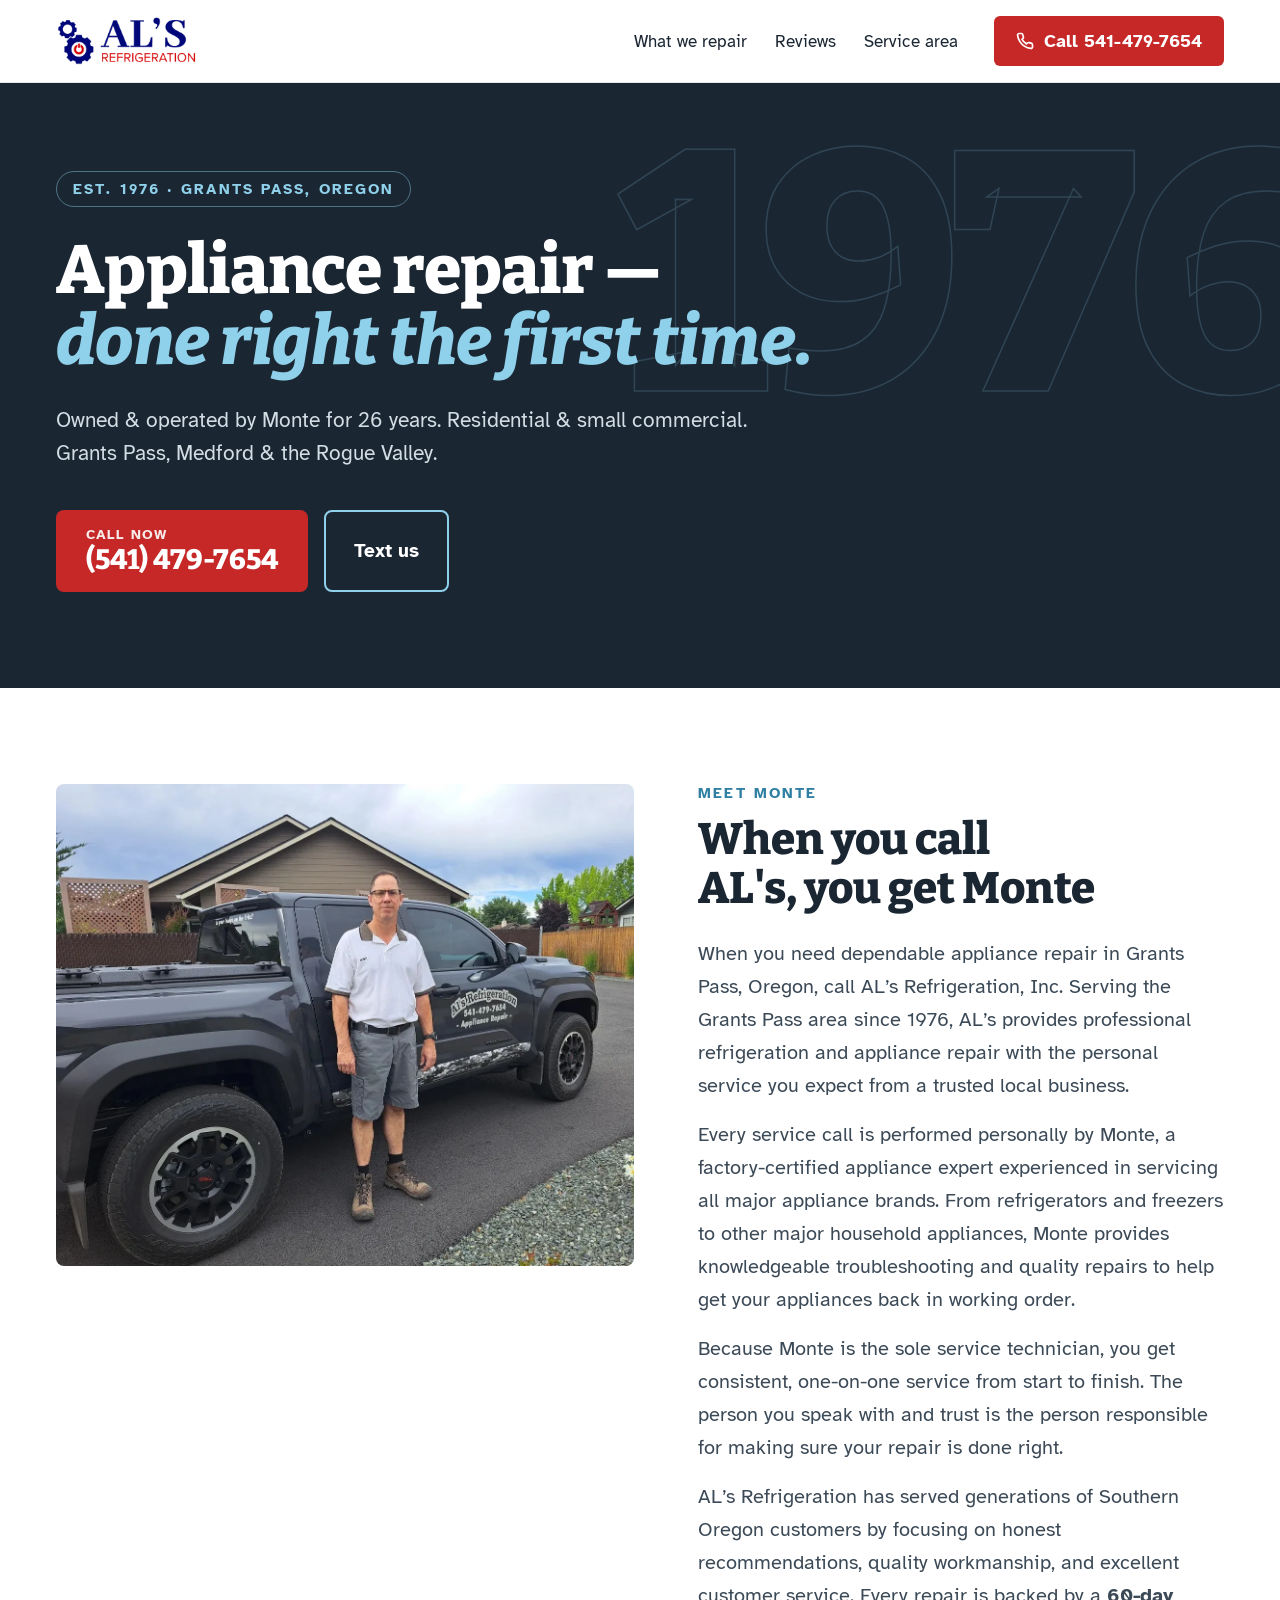
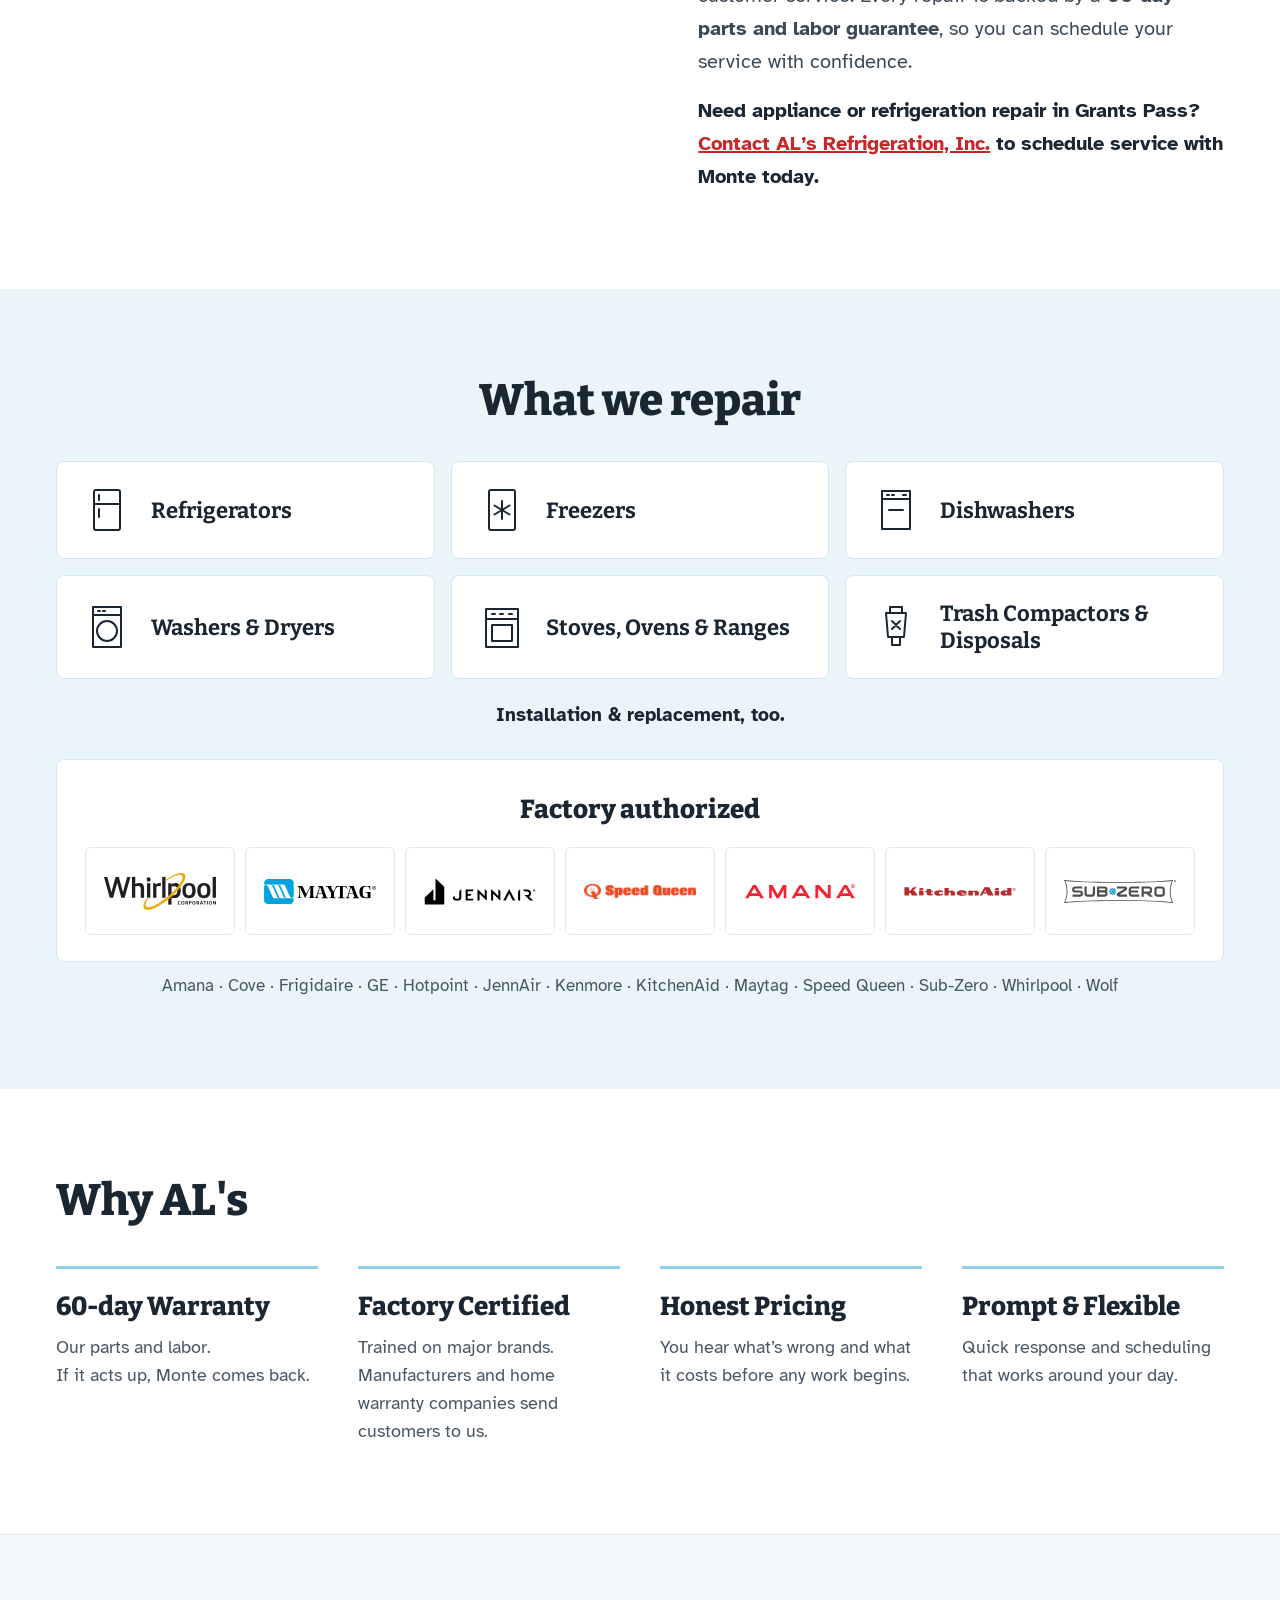
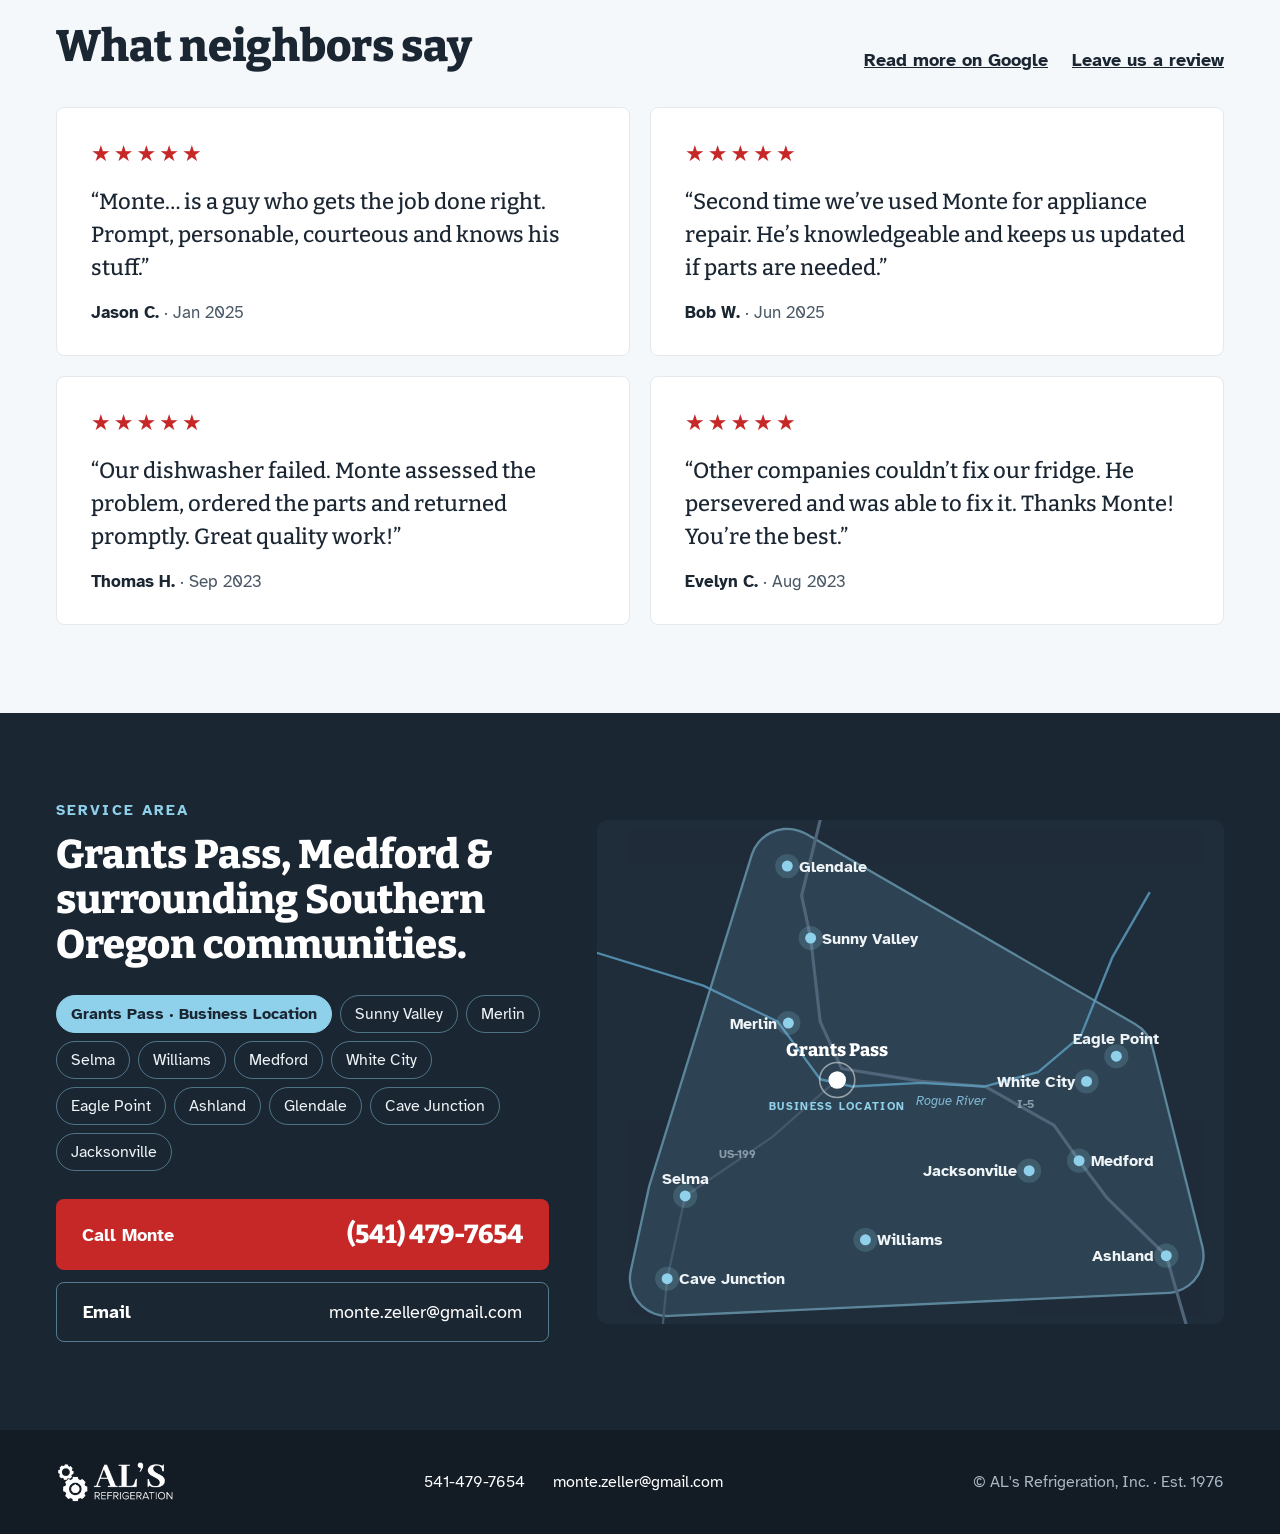
<file: index.html>
<!DOCTYPE html>
<html lang="en">
<head>
<meta charset="utf-8">
<meta name="viewport" content="width=device-width, initial-scale=1">
<title>AL's Refrigeration | Appliance Repair in Grants Pass, OR</title>
<meta name="description" content="Appliance repair in Grants Pass, Medford & the Rogue Valley since 1976. Owned & operated by Monte. Call (541) 479-7654.">
<meta name="color-scheme" content="light dark">
<link rel="canonical" href="https://www.alsrefrigerationpros.com/">
<meta name="robots" content="index, follow, max-image-preview:large">
<meta name="theme-color" content="#1b2633">
<meta name="format-detection" content="telephone=yes">
<meta name="geo.region" content="US-OR">
<meta name="geo.placename" content="Grants Pass">
<link rel="icon" href="favicon.ico" sizes="any">
<link rel="icon" type="image/png" sizes="32x32" href="favicon-32.png">
<link rel="apple-touch-icon" href="apple-touch-icon.png">
<meta property="og:type" content="website">
<meta property="og:site_name" content="AL's Refrigeration">
<meta property="og:locale" content="en_US">
<meta property="og:url" content="https://www.alsrefrigerationpros.com/">
<meta property="og:title" content="AL's Refrigeration | Appliance Repair in Grants Pass, OR">
<meta property="og:description" content="Appliance repair in Grants Pass, Medford &amp; the Rogue Valley since 1976. Owned &amp; operated by Monte. Call (541) 479-7654.">
<meta property="og:image" content="https://www.alsrefrigerationpros.com/assets/og-image.jpg">
<meta property="og:image:width" content="1200">
<meta property="og:image:height" content="630">
<meta property="og:image:alt" content="Monte beside his AL's Refrigeration Tacoma">
<meta name="twitter:card" content="summary_large_image">
<link rel="preload" as="image" href="assets/als-logo.png">
<script type="application/ld+json">
{
 "@context": "https://schema.org",
 "@type": "LocalBusiness",
 "@id": "https://www.alsrefrigerationpros.com/#business",
 "name": "AL's Refrigeration, Inc.",
 "alternateName": "Al's Refrigeration",
 "url": "https://www.alsrefrigerationpros.com/",
 "description": "Appliance repair in Grants Pass, Medford & the Rogue Valley since 1976. Residential & small commercial refrigerator, freezer, dishwasher, washer, dryer, stove, oven and range repair, plus installation. 60-day parts & labor warranty.",
 "telephone": "+1-541-479-7654",
 "email": "monte.zeller@gmail.com",
 "image": "https://www.alsrefrigerationpros.com/assets/og-image.jpg",
 "logo": "https://www.alsrefrigerationpros.com/assets/icon-512.png",
 "foundingDate": "1976",
 "founder": {
  "@type": "Person",
  "name": "Al"
 },
 "employee": {
  "@type": "Person",
  "name": "Monte Zeller",
  "jobTitle": "Owner & factory-certified appliance technician"
 },
 "address": {
  "@type": "PostalAddress",
  "addressLocality": "Grants Pass",
  "addressRegion": "OR",
  "addressCountry": "US"
 },
 "openingHoursSpecification": [
  {
   "@type": "OpeningHoursSpecification",
   "dayOfWeek": [
    "Monday",
    "Tuesday",
    "Wednesday",
    "Thursday",
    "Friday"
   ],
   "opens": "08:00",
   "closes": "17:00"
  }
 ],
 "areaServed": [
  {
   "@type": "City",
   "name": "Grants Pass, OR"
  },
  {
   "@type": "City",
   "name": "Sunny Valley, OR"
  },
  {
   "@type": "City",
   "name": "Merlin, OR"
  },
  {
   "@type": "City",
   "name": "Selma, OR"
  },
  {
   "@type": "City",
   "name": "Williams, OR"
  },
  {
   "@type": "City",
   "name": "Medford, OR"
  },
  {
   "@type": "City",
   "name": "White City, OR"
  },
  {
   "@type": "City",
   "name": "Eagle Point, OR"
  },
  {
   "@type": "City",
   "name": "Ashland, OR"
  },
  {
   "@type": "City",
   "name": "Glendale, OR"
  },
  {
   "@type": "City",
   "name": "Cave Junction, OR"
  },
  {
   "@type": "City",
   "name": "Jacksonville, OR"
  }
 ],
 "knowsAbout": [
  "Refrigerator repair",
  "Freezer repair",
  "Dishwasher repair",
  "Washer repair",
  "Dryer repair",
  "Stove, oven & range repair",
  "Trash compactor & disposal repair",
  "Appliance installation"
 ],
 "brand": [
  {
   "@type": "Brand",
   "name": "Amana"
  },
  {
   "@type": "Brand",
   "name": "Cove"
  },
  {
   "@type": "Brand",
   "name": "Frigidaire"
  },
  {
   "@type": "Brand",
   "name": "GE"
  },
  {
   "@type": "Brand",
   "name": "Hotpoint"
  },
  {
   "@type": "Brand",
   "name": "JennAir"
  },
  {
   "@type": "Brand",
   "name": "Kenmore"
  },
  {
   "@type": "Brand",
   "name": "KitchenAid"
  },
  {
   "@type": "Brand",
   "name": "Maytag"
  },
  {
   "@type": "Brand",
   "name": "Speed Queen"
  },
  {
   "@type": "Brand",
   "name": "Sub-Zero"
  },
  {
   "@type": "Brand",
   "name": "Whirlpool"
  },
  {
   "@type": "Brand",
   "name": "Wolf"
  }
 ],
 "hasMap": "https://www.google.com/maps/place/?q=place_id:ChIJv4MvmM56xVQRMVPTa1DBPXU"
}
</script>
<link rel="preconnect" href="https://fonts.googleapis.com">
<link rel="preconnect" href="https://fonts.gstatic.com" crossorigin>
<link href="https://fonts.googleapis.com/css2?family=Bitter:ital,wght@0,500;0,700;0,800;1,700&family=Atkinson+Hyperlegible:wght@400;700&display=swap" rel="stylesheet">
<link rel="stylesheet" href="styles.css">
</head>
<body>

<header class="header wrap">
  <a href="#top" aria-label="AL's Refrigeration home">
    <img class="logo-light" src="assets/als-logo.png" width="400" height="136" alt="AL's Refrigeration">
    <img class="logo-dark" src="assets/als-logo-white.png" width="400" height="136" alt="AL's Refrigeration">
  </a>
  <div class="header-right">
    <nav><a href="#fix">What we repair</a><a href="#reviews">Reviews</a><a href="#area">Service area</a></nav>
    <a class="btn-call" href="tel:5414797654"><svg width="18" height="18" viewBox="0 0 24 24" fill="none" stroke="currentColor" stroke-width="2.2" stroke-linecap="round" stroke-linejoin="round" aria-hidden="true"><path d="M22 16.9v3a2 2 0 0 1-2.2 2 19.8 19.8 0 0 1-8.6-3.1 19.5 19.5 0 0 1-6-6A19.8 19.8 0 0 1 2.1 4.2 2 2 0 0 1 4.1 2h3a2 2 0 0 1 2 1.7c.1 1 .4 1.9.7 2.8a2 2 0 0 1-.5 2.1L8 9.9a16 16 0 0 0 6 6l1.3-1.3a2 2 0 0 1 2.1-.4c.9.3 1.8.6 2.8.7a2 2 0 0 1 1.7 2z"/></svg><span class="long">Call 541-479-7654</span><span class="short">Call</span></a>
  </div>
</header>

<main id="top">
<section class="hero wrap">
  <div class="hero-year" aria-hidden="true">1976</div>
  <div class="hero-inner">
    <div class="pill">Est. 1976 · Grants Pass,&nbsp;<span class="st-l">Oregon</span><span class="st-s">OR</span></div>
    <h1>Appliance repair — <em>done right the first time.</em></h1>
    <p>Owned &amp; operated by Monte for 26 years. Residential &amp; small commercial. Grants Pass, Medford &amp; the Rogue Valley.</p>
    <div class="hero-ctas">
      <a class="cta-big" href="tel:5414797654"><small>Call now</small><span>(541) 479-7654</span></a>
      <a class="cta-text" href="sms:5414797654">Text us</a>
    </div>
  </div>
</section>

<section class="monte wrap">
  <img src="assets/monte-tacoma.webp" width="1333" height="1000" loading="lazy" alt="Monte beside his AL's Refrigeration Tacoma">
  <div>
    <div class="eyebrow">Meet Monte</div>
    <h2>When you call AL's, you get Monte</h2>
    <p>When you need dependable appliance repair in Grants Pass, Oregon, call AL’s Refrigeration, Inc. Serving the Grants Pass area since 1976, AL’s provides professional refrigeration and appliance repair with the personal service you expect from a trusted local business.</p>
    <p>Every service call is performed personally by Monte, a factory-certified appliance expert experienced in servicing all major appliance brands. From refrigerators and freezers to other major household appliances, Monte provides knowledgeable troubleshooting and quality repairs to help get your appliances back in working order.</p>
    <p>Because Monte is the sole service technician, you get consistent, one-on-one service from start to finish. The person you speak with and trust is the person responsible for making sure your repair is done right.</p>
    <p>AL’s Refrigeration has served generations of Southern Oregon customers by focusing on honest recommendations, quality workmanship, and excellent customer service. Every repair is backed by a <strong>60-day parts and labor guarantee</strong>, so you can schedule your service with confidence.</p>
    <p class="monte-cta"><strong>Need appliance or refrigeration repair in Grants Pass? <a href="tel:5414797654">Contact AL’s Refrigeration, Inc.</a> to schedule service with Monte today.</strong></p>
  </div>
</section>

<section class="fix wrap" id="fix">
  <h2 class="center">What we repair</h2>
  <ul class="services">
    <li><svg viewBox="0 0 48 48" fill="none" stroke-width="2" stroke-linecap="round" stroke-linejoin="round" aria-hidden="true"><path d="M13 4h22a2 2 0 0 1 2 2v36a2 2 0 0 1-2 2H13a2 2 0 0 1-2-2V6a2 2 0 0 1 2-2z M11 18h26 M16 9v5 M16 23v8"/></svg><span>Refrigerators</span></li>
    <li><svg viewBox="0 0 48 48" fill="none" stroke-width="2" stroke-linecap="round" stroke-linejoin="round" aria-hidden="true"><path d="M13 4h22a2 2 0 0 1 2 2v36a2 2 0 0 1-2 2H13a2 2 0 0 1-2-2V6a2 2 0 0 1 2-2z M24 15v18 M16.5 19.5l15 9 M31.5 19.5l-15 9"/></svg><span>Freezers</span></li>
    <li><svg viewBox="0 0 48 48" fill="none" stroke-width="2" stroke-linecap="round" stroke-linejoin="round" aria-hidden="true"><path d="M10 5h28v38H10z M10 13h28 M15 9h2 M20 9h2 M31 9h3 M17 24h14"/></svg><span>Dishwashers</span></li>
    <li><svg viewBox="0 0 48 48" fill="none" stroke-width="2" stroke-linecap="round" stroke-linejoin="round" aria-hidden="true"><path d="M10 4h28v40H10z M10 12h28 M15 8h2 M20 8h2 M14 28a10 10 0 1 0 20 0a10 10 0 1 0-20 0"/></svg><span>Washers &amp; Dryers</span></li>
    <li><svg viewBox="0 0 48 48" fill="none" stroke-width="2" stroke-linecap="round" stroke-linejoin="round" aria-hidden="true"><path d="M8 16h32v28H8z M8 16V6h32v10 M14 11h3 M22 11h3 M31 11h3 M14 22h20v16H14z"/></svg><span>Stoves, Ovens &amp; Ranges</span></li>
    <li><svg viewBox="0 0 48 48" fill="none" stroke-width="2" stroke-linecap="round" stroke-linejoin="round" aria-hidden="true"><path d="M18 4h12v6H18z M14 10h20l-2 24H16z M20 34v8h8v-8 M20 18l8 8 M28 18l-8 8"/></svg><span>Trash Compactors &amp; Disposals</span></li>
  </ul>
  <p class="install center"><strong>Installation &amp; replacement, too.</strong></p>
  <div class="brands">
    <h3>Factory authorized</h3>
    <div class="brand-grid">
      <div><img src="assets/brands/whirlpool.svg" alt="Whirlpool" loading="lazy"></div>
      <div><img src="assets/brands/maytag.svg" alt="Maytag" loading="lazy"></div>
      <div><img src="assets/brands/jennair.svg" alt="JennAir" loading="lazy"></div>
      <div><img src="assets/brands/speedqueen.png" alt="Speed Queen" loading="lazy"></div>
      <div><img src="assets/brands/amana.svg" alt="Amana" loading="lazy"></div>
      <div><img src="assets/brands/kitchenaid.svg" alt="KitchenAid" loading="lazy"></div>
      <div><img src="assets/brands/subzero.svg" alt="Sub-Zero" loading="lazy"></div>
    </div>
  </div>
  <p class="brand-list">Amana · Cove · Frigidaire · GE · Hotpoint · JennAir · Kenmore · KitchenAid · Maytag · Speed Queen · Sub-Zero · Whirlpool · Wolf</p>
</section>

<section class="why wrap">
  <h2>Why AL's</h2>
  <div class="why-grid">
    <div><h3>60-day Warranty</h3><p>Our parts and labor.<br>If it acts up, Monte comes back.</p></div>
    <div><h3>Factory Certified</h3><p>Trained on major brands. <br>Manufacturers and home warranty companies send customers to us.</p></div>
    <div><h3>Honest Pricing</h3><p>You hear what’s wrong and what it costs before any work begins.</p></div>
    <div><h3>Prompt &amp; Flexible</h3><p>Quick response and scheduling that works around your day.</p></div>
  </div>
</section>

<section class="reviews wrap" id="reviews">
  <div class="reviews-head">
    <h2>What neighbors say</h2>
    <div class="review-links links-d"><a href="https://www.google.com/maps/place/?q=place_id:ChIJv4MvmM56xVQRMVPTa1DBPXU" target="_blank" rel="noopener">Read more on Google</a><a href="https://search.google.com/local/writereview?placeid=ChIJv4MvmM56xVQRMVPTa1DBPXU">Leave us a review</a></div>
  </div>
  <div class="review-grid">
    <figure><div class="stars" aria-label="5 stars">★★★★★</div><blockquote>“Monte… is a guy who gets the job done right. Prompt, personable, courteous and knows his stuff.”</blockquote><figcaption><strong>Jason C.</strong> · Jan 2025</figcaption></figure>
    <figure><div class="stars" aria-label="5 stars">★★★★★</div><blockquote>“Second time we’ve used Monte for appliance repair. He’s knowledgeable and keeps us updated if parts are needed.”</blockquote><figcaption><strong>Bob W.</strong> · Jun 2025</figcaption></figure>
    <figure><div class="stars" aria-label="5 stars">★★★★★</div><blockquote>“Our dishwasher failed. Monte assessed the problem, ordered the parts and returned promptly. Great quality work!”</blockquote><figcaption><strong>Thomas H.</strong> · Sep 2023</figcaption></figure>
    <figure><div class="stars" aria-label="5 stars">★★★★★</div><blockquote>“Other companies couldn’t fix our fridge. He persevered and was able to fix it. Thanks Monte! You’re the best.”</blockquote><figcaption><strong>Evelyn C.</strong> · Aug 2023</figcaption></figure>
  </div>
  <div class="review-links links-m"><a href="https://www.google.com/maps/place/?q=place_id:ChIJv4MvmM56xVQRMVPTa1DBPXU" target="_blank" rel="noopener">Read more on Google</a><a href="https://search.google.com/local/writereview?placeid=ChIJv4MvmM56xVQRMVPTa1DBPXU">Leave us a review</a></div>
</section>

<section class="area wrap" id="area">
  <div class="area-left">
    <div><div class="eyebrow">Service area</div><h2>Grants Pass, Medford &amp; surrounding Southern Oregon communities.</h2></div>
    <ul class="towns">
      <li class="home">Grants Pass · Business Location</li><li>Sunny Valley</li><li>Merlin</li><li>Selma</li><li>Williams</li><li>Medford</li><li>White City</li><li>Eagle Point</li><li>Ashland</li><li>Glendale</li><li>Cave Junction</li><li>Jacksonville</li>
    </ul>
    <div class="contact">
      <a class="c-call" href="tel:5414797654"><span><b style="font:700 18px 'Atkinson Hyperlegible',sans-serif">Call Monte</b></span><b>(541) 479-7654</b></a>
      <a class="c-mail" href="mailto:monte.zeller@gmail.com"><span style="font-weight:700">Email</span><span>monte.zeller@gmail.com</span></a>
    </div>
  </div>
  <svg class="map map-d" viewBox="0 0 800 643" role="img" aria-label="Service area map: Grants Pass and Glendale, Sunny Valley, Merlin, Selma, Cave Junction, Williams, Jacksonville, White City, Eagle Point, Medford, Ashland"><path d="M89.5,585.1 L112.5,479.5 L242.7,58.8 L662.4,301.3 L726.1,555.7 Z" fill="#8fd0ea" stroke="#8fd0ea" stroke-width="98" stroke-linejoin="round" opacity=".55"></path><path d="M89.5,585.1 L112.5,479.5 L242.7,58.8 L662.4,301.3 L726.1,555.7 Z" fill="#1f2d3b" stroke="#1f2d3b" stroke-width="92" stroke-linejoin="round"></path><path d="M89.5,585.1 L112.5,479.5 L242.7,58.8 L662.4,301.3 L726.1,555.7 Z" fill="#8fd0ea" stroke="#8fd0ea" stroke-width="92" stroke-linejoin="round" opacity=".13"></path><path d="M301.7,335.3 L223.7,404.2 L112.5,479.5 L89.5,585.1 L81.4,670.6" fill="none" stroke="#44576b" stroke-width="3" stroke-linecap="round" stroke-linejoin="round"></path><path d="M291.5,-27.6 L261,96.4 L272.5,150.6 L284.7,257.2 L311.9,316.9 L413.6,333.4 L494.9,339.9 L583.1,389.5 L614.9,434.5 L650.8,482.3 L726.1,555.7 L759.3,670.6" fill="none" stroke="#51657a" stroke-width="4" stroke-linecap="round" stroke-linejoin="round"></path><path d="M705.1,91.9 L657.6,174.5 L616.9,275.6 L562.7,321.5 L494.9,339.9 L413.6,335.3 L325.4,339.9 L284.7,330.7 L230.5,257.2 L135.6,211.3 L-13.6,165.3" fill="none" stroke="#5b9bbd" stroke-width="3" stroke-linejoin="round" opacity=".85"></path><text x="535.6" y="367.4" fill="#8a9bab" style="font:700 15px 'Atkinson Hyperlegible',sans-serif">I-5</text><text x="155.9" y="431.7" fill="#8a9bab" style="font:700 15px 'Atkinson Hyperlegible',sans-serif">US-199</text><text x="452" y="364" text-anchor="middle" fill="#7fb6d2" style="font:italic 400 16px 'Atkinson Hyperlegible',sans-serif">Rogue River</text><circle cx="242.7" cy="58.8" r="15.400000000000002" fill="#8fd0ea" opacity=".18"></circle><circle cx="242.7" cy="58.8" r="7" fill="#8fd0ea"></circle><text x="257.7" y="65.8" text-anchor="start" fill="#eef3f6" style="font:700 20px 'Atkinson Hyperlegible',sans-serif">Glendale</text><circle cx="272.5" cy="150.6" r="15.400000000000002" fill="#8fd0ea" opacity=".18"></circle><circle cx="272.5" cy="150.6" r="7" fill="#8fd0ea"></circle><text x="287.5" y="157.6" text-anchor="start" fill="#eef3f6" style="font:700 20px 'Atkinson Hyperlegible',sans-serif">Sunny Valley</text><circle cx="244.1" cy="259" r="15.400000000000002" fill="#8fd0ea" opacity=".18"></circle><circle cx="244.1" cy="259" r="7" fill="#8fd0ea"></circle><text x="229.1" y="266.0" text-anchor="end" fill="#eef3f6" style="font:700 20px 'Atkinson Hyperlegible',sans-serif">Merlin</text><circle cx="112.5" cy="479.5" r="15.400000000000002" fill="#8fd0ea" opacity=".18"></circle><circle cx="112.5" cy="479.5" r="7" fill="#8fd0ea"></circle><text x="112.5" y="464.5" text-anchor="middle" fill="#eef3f6" style="font:700 20px 'Atkinson Hyperlegible',sans-serif">Selma</text><circle cx="89.5" cy="585.1" r="15.400000000000002" fill="#8fd0ea" opacity=".18"></circle><circle cx="89.5" cy="585.1" r="7" fill="#8fd0ea"></circle><text x="104.5" y="592.1" text-anchor="start" fill="#eef3f6" style="font:700 20px 'Atkinson Hyperlegible',sans-serif">Cave Junction</text><circle cx="342.4" cy="535.5" r="15.400000000000002" fill="#8fd0ea" opacity=".18"></circle><circle cx="342.4" cy="535.5" r="7" fill="#8fd0ea"></circle><text x="357.4" y="542.5" text-anchor="start" fill="#eef3f6" style="font:700 20px 'Atkinson Hyperlegible',sans-serif">Williams</text><circle cx="551.2" cy="447.3" r="15.400000000000002" fill="#8fd0ea" opacity=".18"></circle><circle cx="551.2" cy="447.3" r="7" fill="#8fd0ea"></circle><text x="536.2" y="454.3" text-anchor="end" fill="#eef3f6" style="font:700 20px 'Atkinson Hyperlegible',sans-serif">Jacksonville</text><circle cx="624.4" cy="333.4" r="15.400000000000002" fill="#8fd0ea" opacity=".18"></circle><circle cx="624.4" cy="333.4" r="7" fill="#8fd0ea"></circle><text x="609.4" y="340.4" text-anchor="end" fill="#eef3f6" style="font:700 20px 'Atkinson Hyperlegible',sans-serif">White City</text><circle cx="662.4" cy="301.3" r="15.400000000000002" fill="#8fd0ea" opacity=".18"></circle><circle cx="662.4" cy="301.3" r="7" fill="#8fd0ea"></circle><text x="662.4" y="286.3" text-anchor="middle" fill="#eef3f6" style="font:700 20px 'Atkinson Hyperlegible',sans-serif">Eagle Point</text><circle cx="614.9" cy="434.5" r="15.400000000000002" fill="#8fd0ea" opacity=".18"></circle><circle cx="614.9" cy="434.5" r="7" fill="#8fd0ea"></circle><text x="629.9" y="441.5" text-anchor="start" fill="#eef3f6" style="font:700 20px 'Atkinson Hyperlegible',sans-serif">Medford</text><circle cx="726.1" cy="555.7" r="15.400000000000002" fill="#8fd0ea" opacity=".18"></circle><circle cx="726.1" cy="555.7" r="7" fill="#8fd0ea"></circle><text x="711.1" y="562.7" text-anchor="end" fill="#eef3f6" style="font:700 20px 'Atkinson Hyperlegible',sans-serif">Ashland</text><circle cx="306.4" cy="331.6" r="22.400000000000002" fill="none" stroke="#fff" stroke-width="2" opacity=".5"></circle><circle cx="306.4" cy="331.6" r="11.200000000000001" fill="#fff"></circle><text x="306.4" y="301.20000000000005" text-anchor="middle" fill="#fff" style="font:800 23px Bitter,serif">Grants Pass</text><text x="306.4" y="370" text-anchor="middle" fill="#8fd0ea" style="font:700 14px 'Atkinson Hyperlegible',sans-serif;letter-spacing:.12em">BUSINESS LOCATION</text></svg>
  <svg class="map map-m" viewBox="0 0 800 643" role="img" aria-label="Service area map: Grants Pass and Glendale, Sunny Valley, Merlin, Selma, Cave Junction, Williams, Jacksonville, White City, Eagle Point, Medford, Ashland"><path d="M89.5,585.1 L112.5,479.5 L242.7,58.8 L662.4,301.3 L726.1,555.7 Z" fill="#8fd0ea" stroke="#8fd0ea" stroke-width="98" stroke-linejoin="round" opacity=".55"></path><path d="M89.5,585.1 L112.5,479.5 L242.7,58.8 L662.4,301.3 L726.1,555.7 Z" fill="#1f2d3b" stroke="#1f2d3b" stroke-width="92" stroke-linejoin="round"></path><path d="M89.5,585.1 L112.5,479.5 L242.7,58.8 L662.4,301.3 L726.1,555.7 Z" fill="#8fd0ea" stroke="#8fd0ea" stroke-width="92" stroke-linejoin="round" opacity=".13"></path><path d="M301.7,335.3 L223.7,404.2 L112.5,479.5 L89.5,585.1 L81.4,670.6" fill="none" stroke="#44576b" stroke-width="5.1" stroke-linecap="round" stroke-linejoin="round"></path><path d="M291.5,-27.6 L261,96.4 L272.5,150.6 L284.7,257.2 L311.9,316.9 L413.6,333.4 L494.9,339.9 L583.1,389.5 L614.9,434.5 L650.8,482.3 L726.1,555.7 L759.3,670.6" fill="none" stroke="#51657a" stroke-width="6.8" stroke-linecap="round" stroke-linejoin="round"></path><path d="M705.1,91.9 L657.6,174.5 L616.9,275.6 L562.7,321.5 L494.9,339.9 L413.6,335.3 L325.4,339.9 L284.7,330.7 L230.5,257.2 L135.6,211.3 L-13.6,165.3" fill="none" stroke="#5b9bbd" stroke-width="5.1" stroke-linejoin="round" opacity=".85"></path><circle cx="242.7" cy="58.8" r="26.180000000000003" fill="#8fd0ea" opacity=".18"></circle><circle cx="242.7" cy="58.8" r="11.9" fill="#8fd0ea"></circle><text x="268.2" y="70.7" text-anchor="start" fill="#eef3f6" style="font:700 34px 'Atkinson Hyperlegible',sans-serif">Glendale</text><circle cx="272.5" cy="150.6" r="26.180000000000003" fill="#8fd0ea" opacity=".18"></circle><circle cx="272.5" cy="150.6" r="11.9" fill="#8fd0ea"></circle><text x="298.0" y="162.5" text-anchor="start" fill="#eef3f6" style="font:700 34px 'Atkinson Hyperlegible',sans-serif">Sunny Valley</text><circle cx="244.1" cy="259" r="26.180000000000003" fill="#8fd0ea" opacity=".18"></circle><circle cx="244.1" cy="259" r="11.9" fill="#8fd0ea"></circle><text x="244.1" y="233.5" text-anchor="middle" fill="#eef3f6" style="font:700 34px 'Atkinson Hyperlegible',sans-serif">Merlin</text><circle cx="112.5" cy="479.5" r="26.180000000000003" fill="#8fd0ea" opacity=".18"></circle><circle cx="112.5" cy="479.5" r="11.9" fill="#8fd0ea"></circle><text x="112.5" y="454.0" text-anchor="middle" fill="#eef3f6" style="font:700 34px 'Atkinson Hyperlegible',sans-serif">Selma</text><circle cx="89.5" cy="585.1" r="26.180000000000003" fill="#8fd0ea" opacity=".18"></circle><circle cx="89.5" cy="585.1" r="11.9" fill="#8fd0ea"></circle><text x="115.0" y="597.0" text-anchor="start" fill="#eef3f6" style="font:700 34px 'Atkinson Hyperlegible',sans-serif">Cave Junction</text><circle cx="342.4" cy="535.5" r="26.180000000000003" fill="#8fd0ea" opacity=".18"></circle><circle cx="342.4" cy="535.5" r="11.9" fill="#8fd0ea"></circle><text x="367.9" y="547.4" text-anchor="start" fill="#eef3f6" style="font:700 34px 'Atkinson Hyperlegible',sans-serif">Williams</text><circle cx="551.2" cy="447.3" r="26.180000000000003" fill="#8fd0ea" opacity=".18"></circle><circle cx="551.2" cy="447.3" r="11.9" fill="#8fd0ea"></circle><text x="525.7" y="459.2" text-anchor="end" fill="#eef3f6" style="font:700 34px 'Atkinson Hyperlegible',sans-serif">Jacksonville</text><circle cx="624.4" cy="333.4" r="26.180000000000003" fill="#8fd0ea" opacity=".18"></circle><circle cx="624.4" cy="333.4" r="11.9" fill="#8fd0ea"></circle><text x="598.9" y="345.3" text-anchor="end" fill="#eef3f6" style="font:700 34px 'Atkinson Hyperlegible',sans-serif">White City</text><circle cx="662.4" cy="301.3" r="26.180000000000003" fill="#8fd0ea" opacity=".18"></circle><circle cx="662.4" cy="301.3" r="11.9" fill="#8fd0ea"></circle><text x="662.4" y="275.8" text-anchor="middle" fill="#eef3f6" style="font:700 34px 'Atkinson Hyperlegible',sans-serif">Eagle Point</text><circle cx="614.9" cy="434.5" r="26.180000000000003" fill="#8fd0ea" opacity=".18"></circle><circle cx="614.9" cy="434.5" r="11.9" fill="#8fd0ea"></circle><text x="640.4" y="446.4" text-anchor="start" fill="#eef3f6" style="font:700 34px 'Atkinson Hyperlegible',sans-serif">Medford</text><circle cx="726.1" cy="555.7" r="26.180000000000003" fill="#8fd0ea" opacity=".18"></circle><circle cx="726.1" cy="555.7" r="11.9" fill="#8fd0ea"></circle><text x="700.6" y="567.6" text-anchor="end" fill="#eef3f6" style="font:700 34px 'Atkinson Hyperlegible',sans-serif">Ashland</text><circle cx="306.4" cy="331.6" r="38.080000000000005" fill="none" stroke="#fff" stroke-width="3.4" opacity=".5"></circle><circle cx="306.4" cy="331.6" r="19.040000000000003" fill="#fff"></circle><text x="306.4" y="279.92" text-anchor="middle" fill="#fff" style="font:800 39.099999999999994px Bitter,serif">Grants Pass</text><text x="306.4" y="395.7" text-anchor="middle" fill="#8fd0ea" style="font:700 23.799999999999997px 'Atkinson Hyperlegible',sans-serif;letter-spacing:.12em">BUSINESS LOCATION</text></svg>
</section>
</main>

<footer class="wrap">
  <img src="assets/als-logo-white.png" width="400" height="136" loading="lazy" alt="AL's Refrigeration">
  <div class="foot-links">
    <a href="tel:5414797654">541-479-7654</a>
    <a class="f-mail" href="mailto:monte.zeller@gmail.com">monte.zeller@gmail.com</a>
  </div>
  <span>© AL's Refrigeration, Inc. · Est. 1976</span>
</footer>

<div class="callbar">
  <a class="cb-call" href="tel:5414797654">Call 541-479-7654</a>
  <a class="cb-text" href="sms:5414797654">Text</a>
</div>

</body>
</html>
</file>
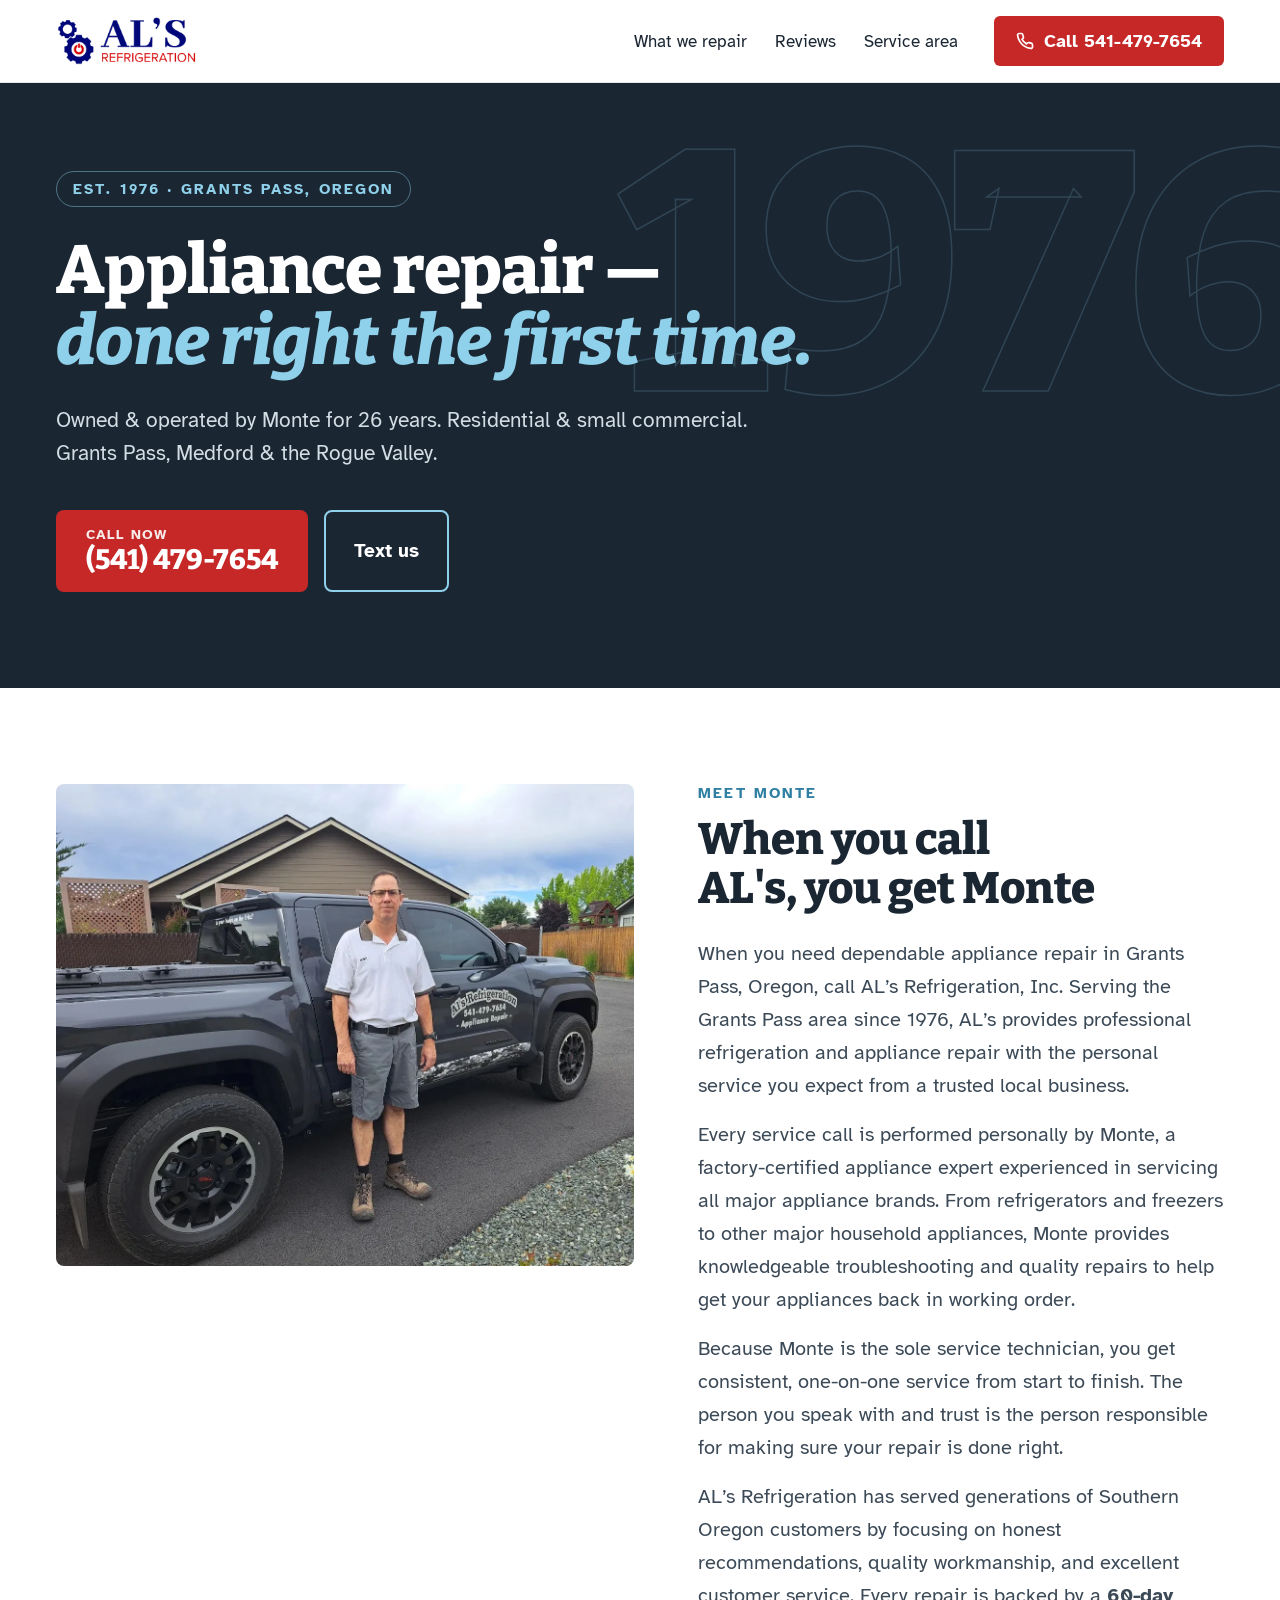
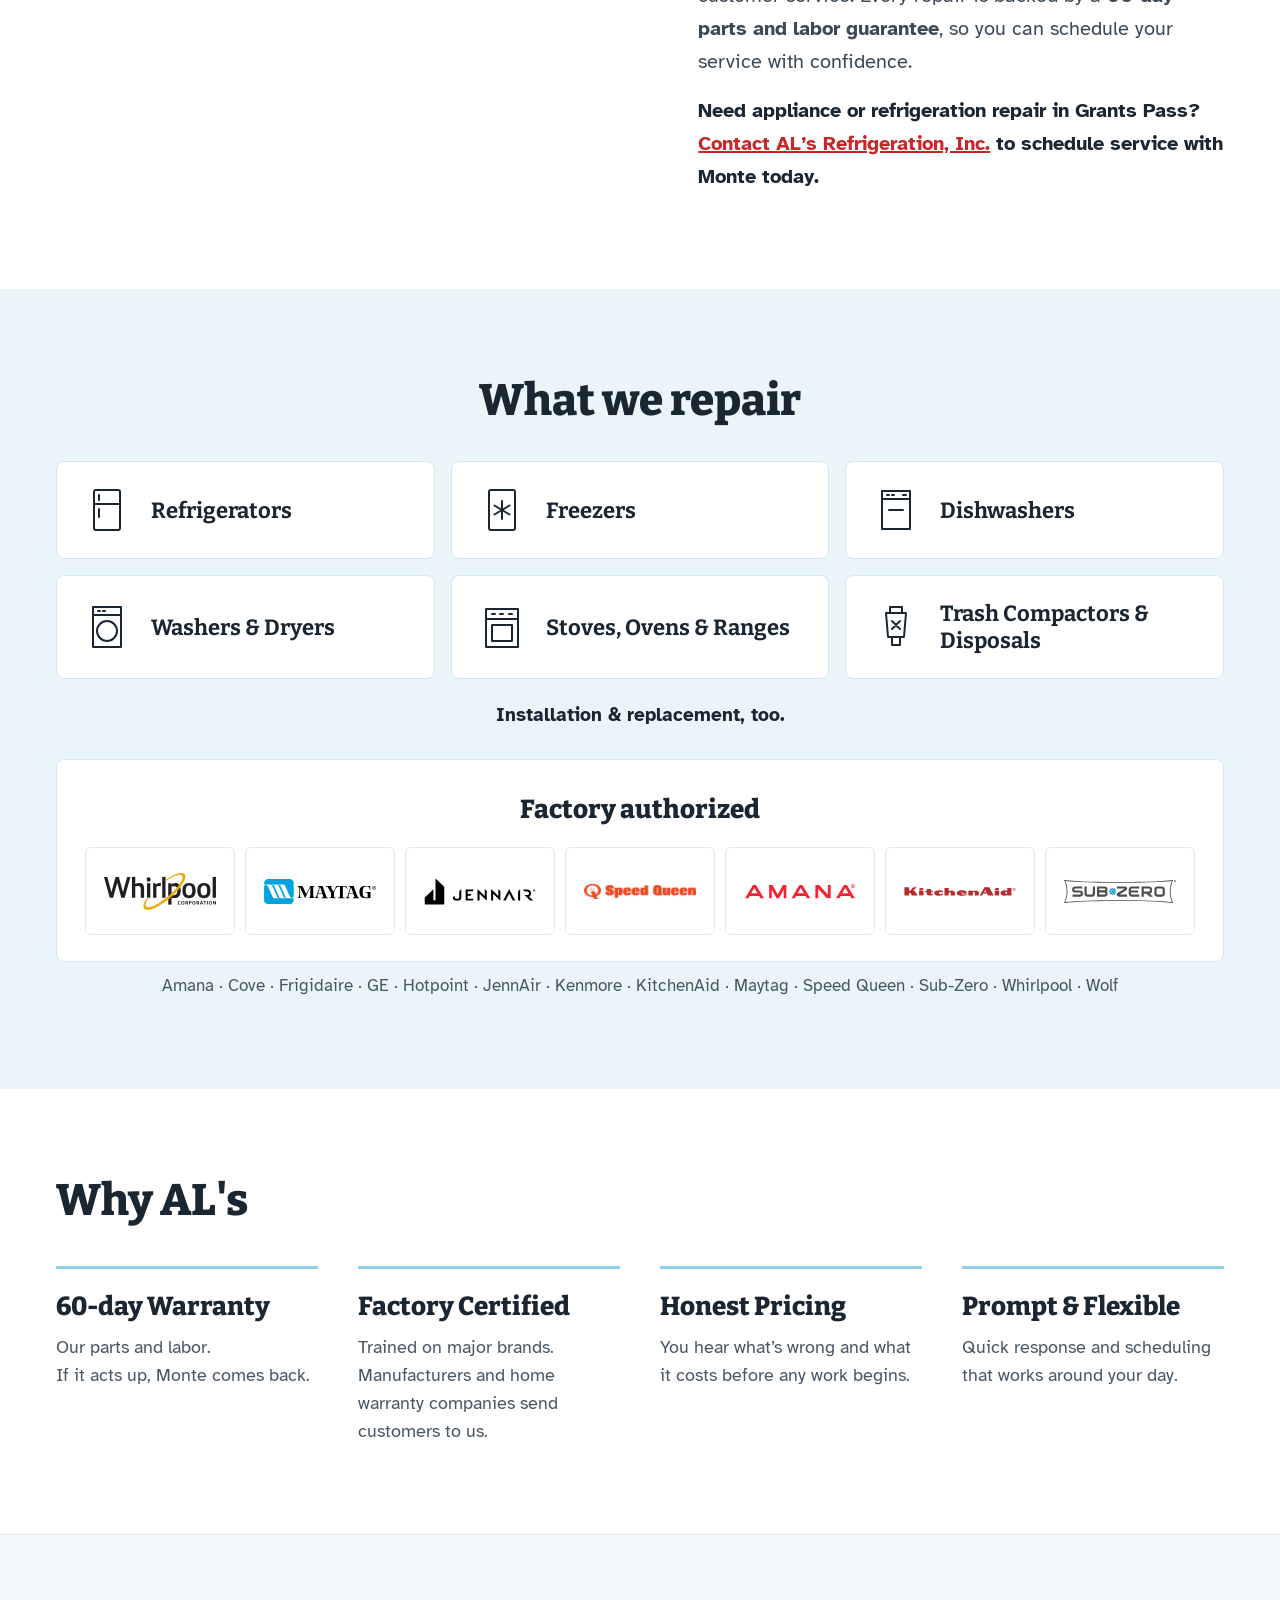
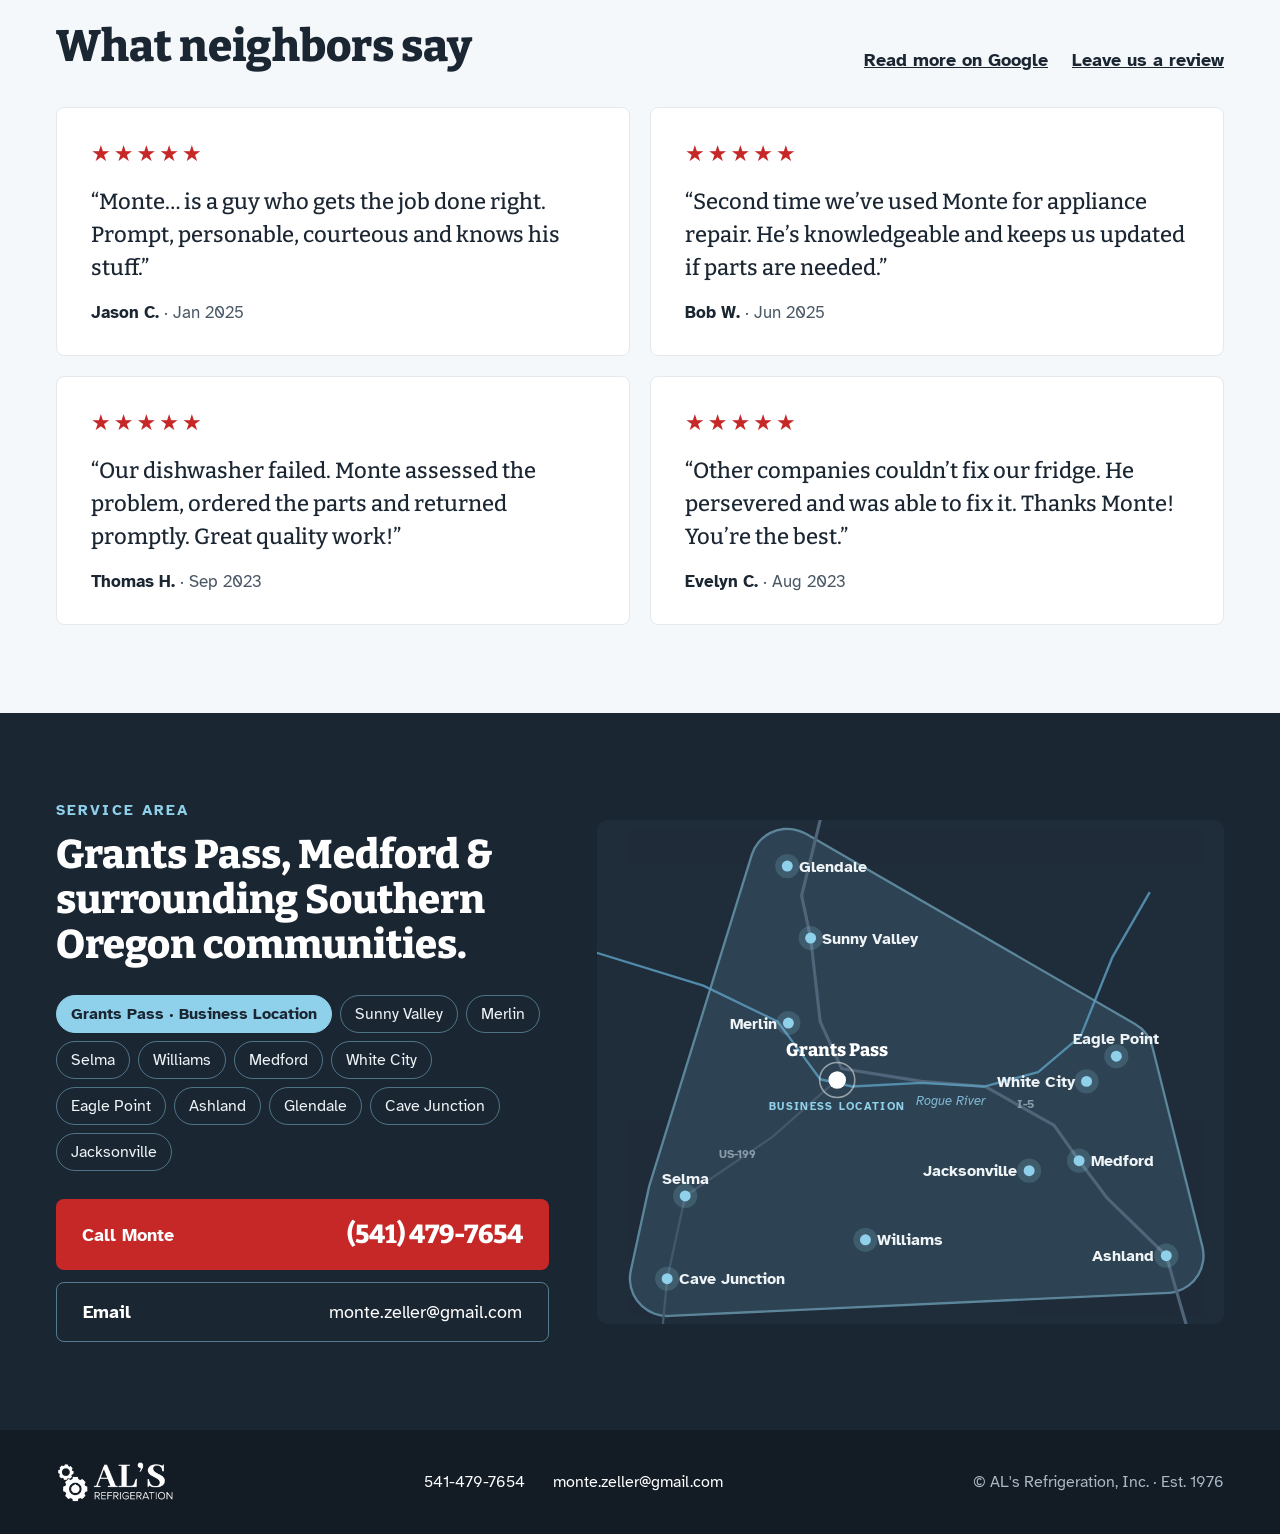
<file: about/index.html>
<!DOCTYPE html>
<html lang="en">
<head>
<meta charset="utf-8">
<title>AL's Refrigeration</title>
<meta name="robots" content="noindex, follow">
<link rel="canonical" href="https://www.alsrefrigerationpros.com/">
<meta http-equiv="refresh" content="0; url=/">
<script>location.replace("/")</script>
</head>
<body><p>This page has moved. <a href="/">Continue to AL's Refrigeration</a> or call <a href="tel:5414797654">(541) 479-7654</a>.</p></body>
</html>
</file>
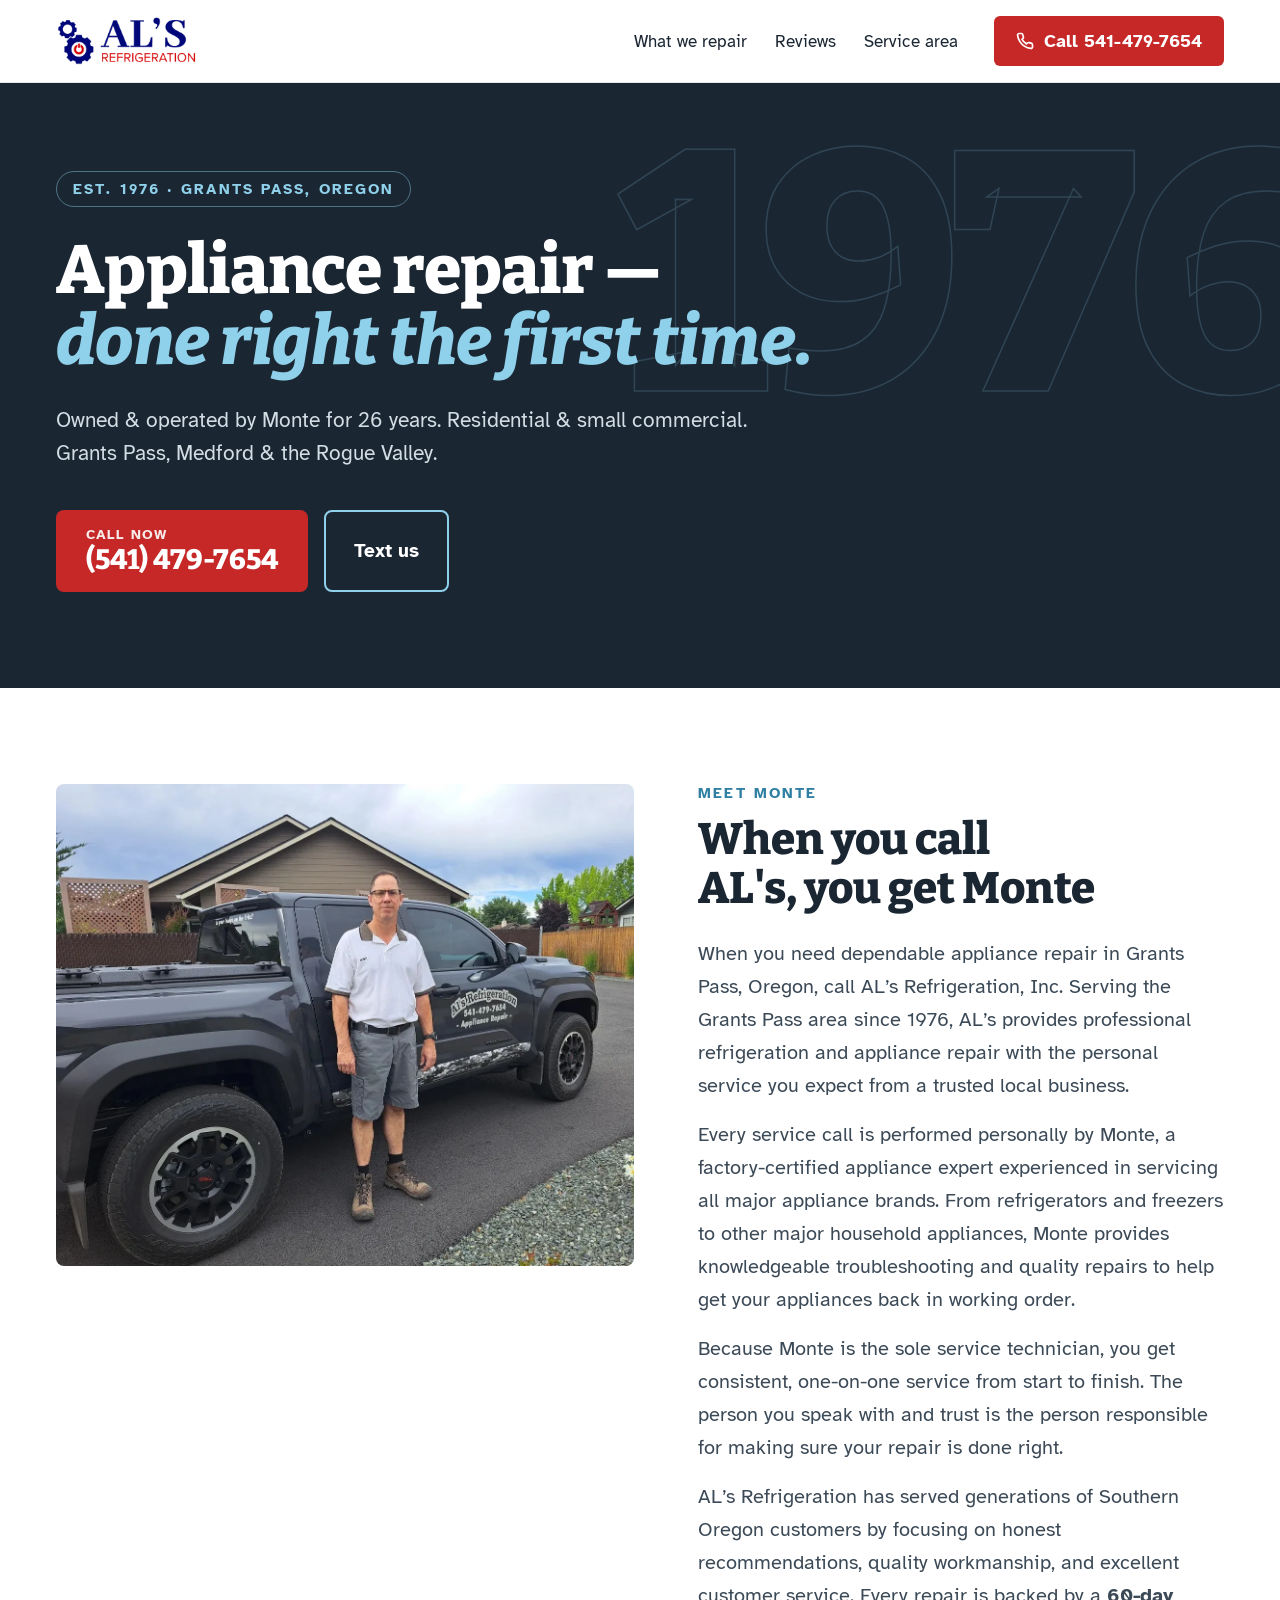
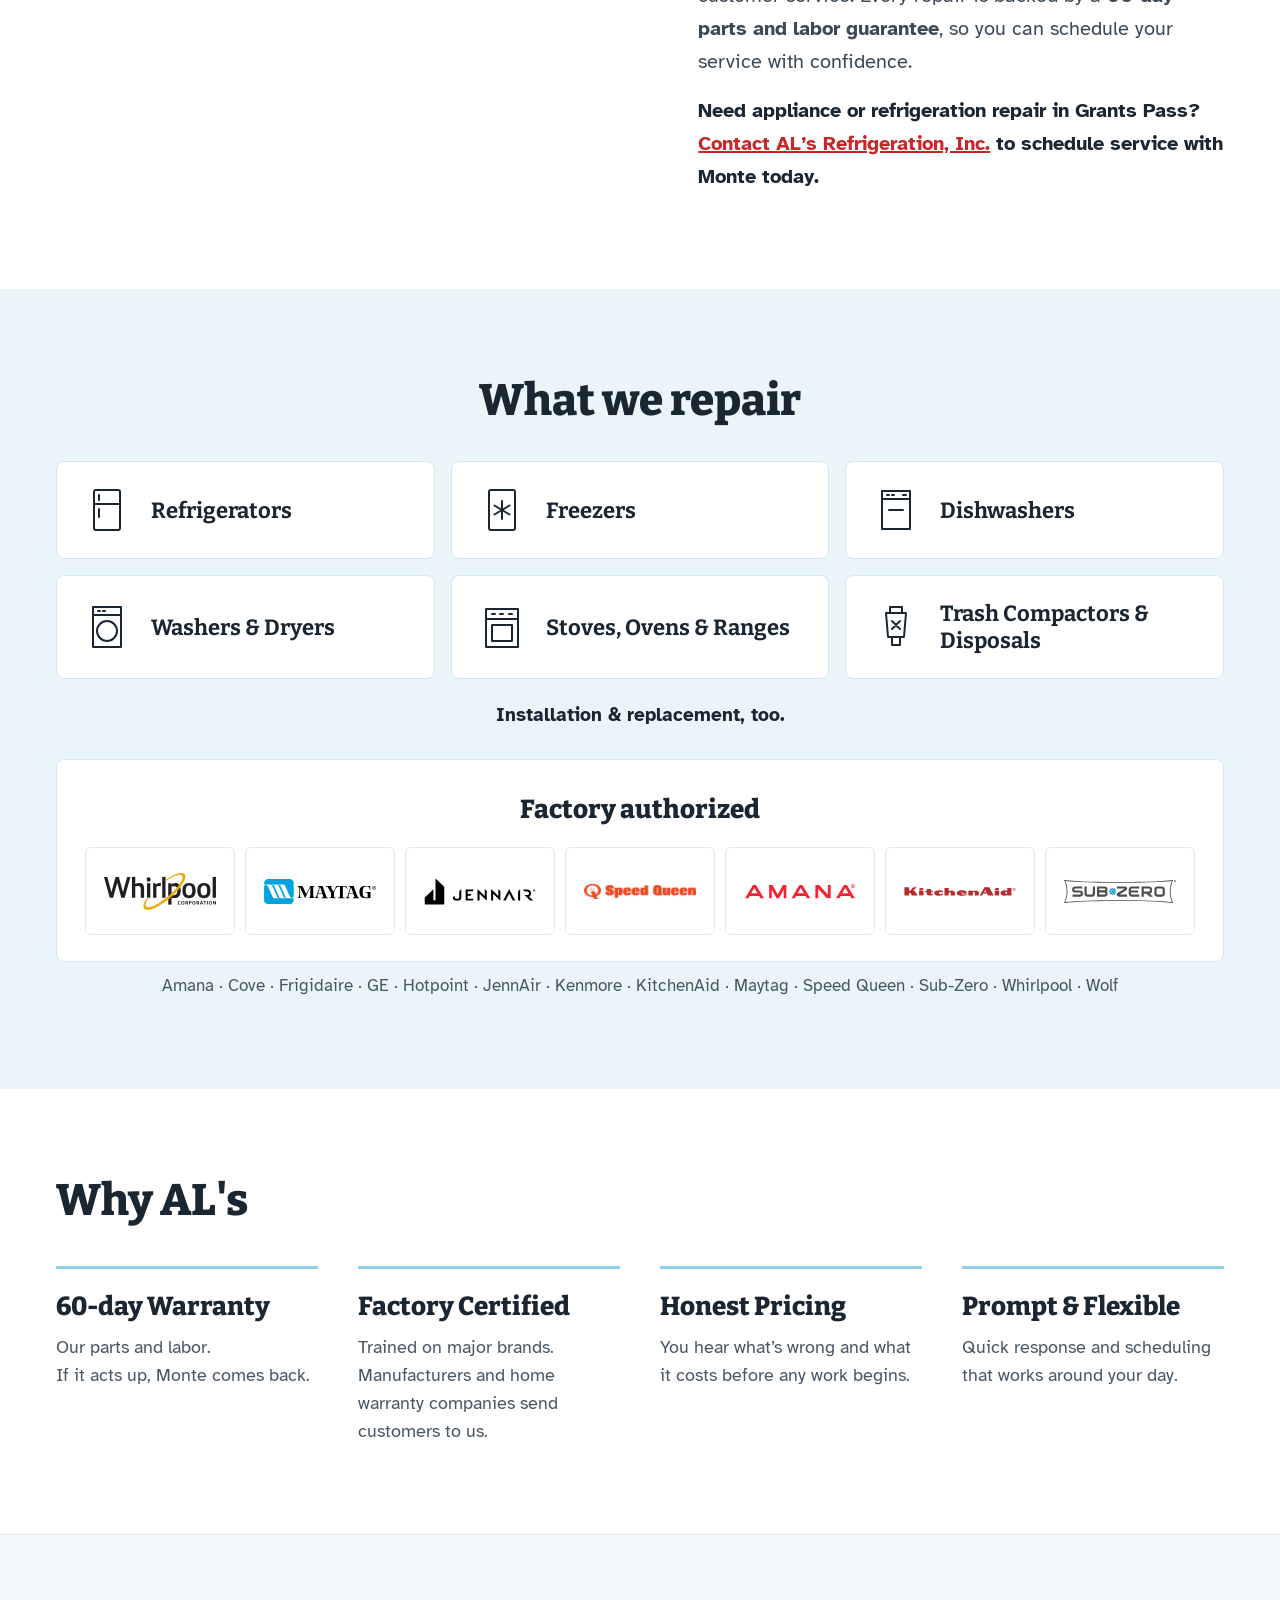
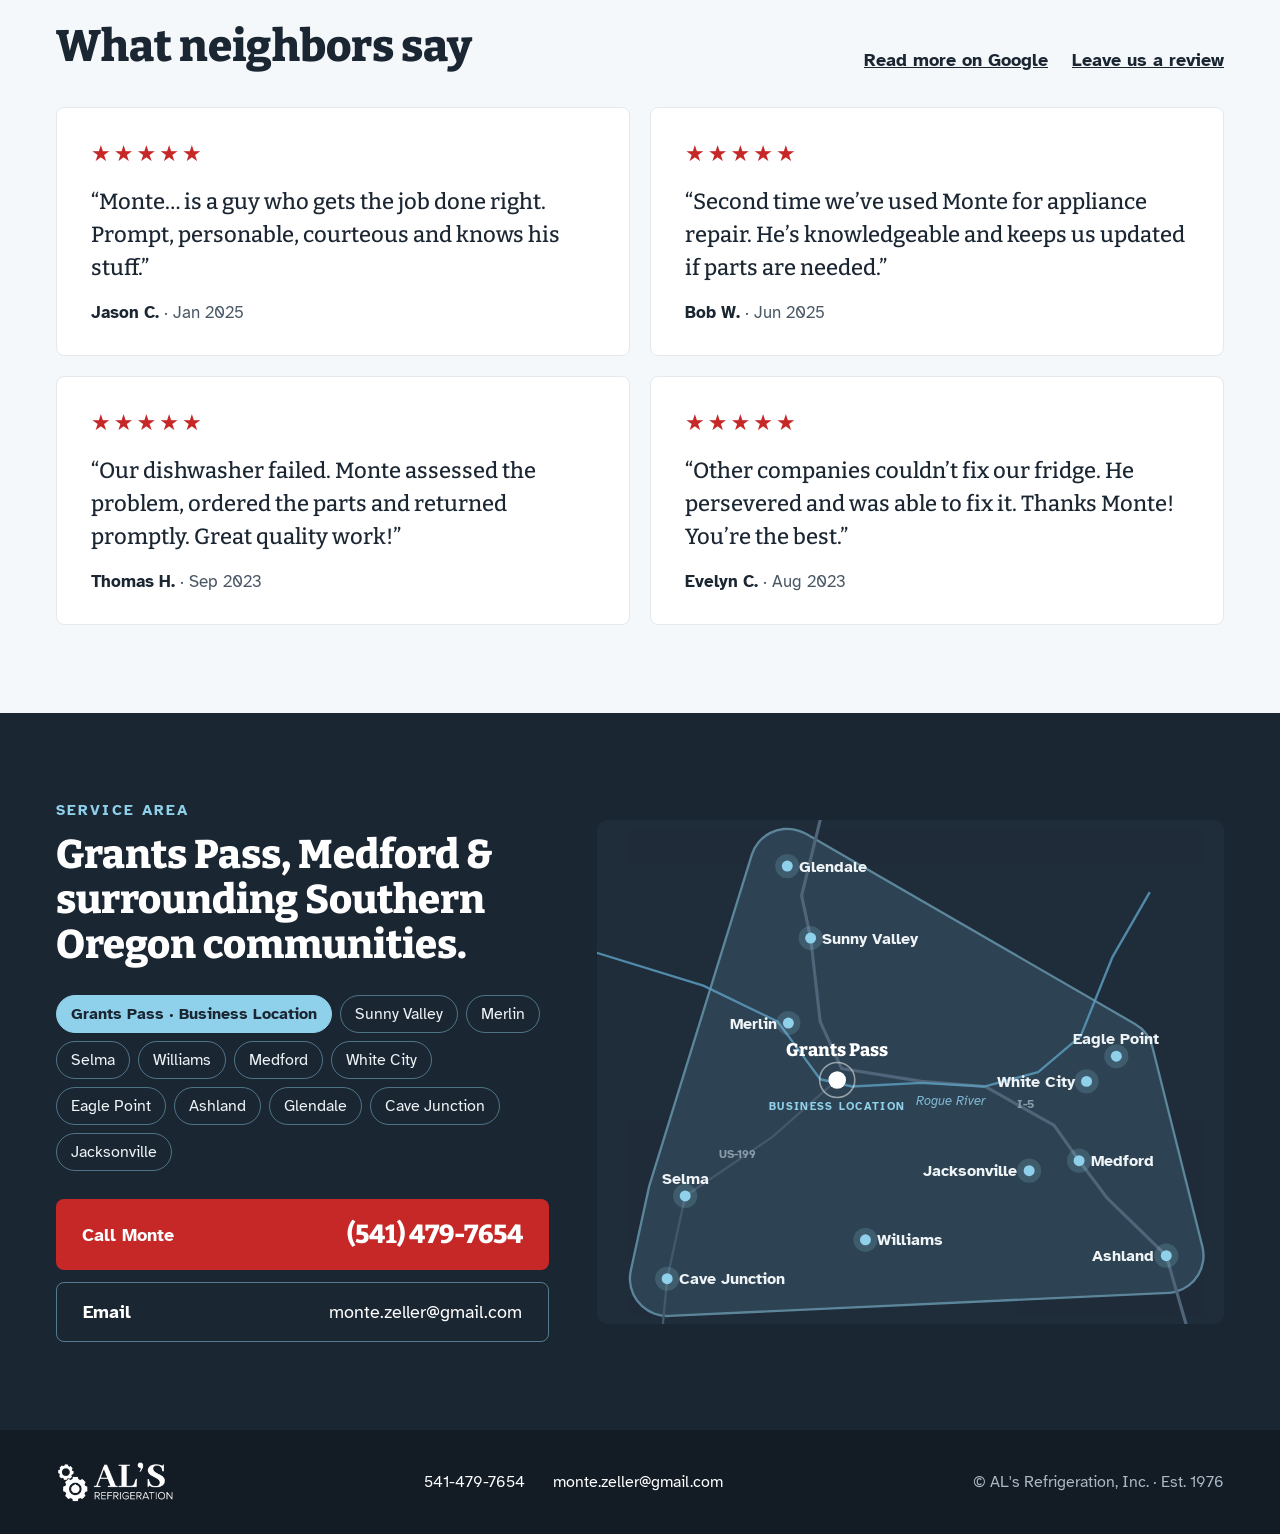
<file: areas-we-serve/index.html>
<!DOCTYPE html>
<html lang="en">
<head>
<meta charset="utf-8">
<title>AL's Refrigeration</title>
<meta name="robots" content="noindex, follow">
<link rel="canonical" href="https://www.alsrefrigerationpros.com/">
<meta http-equiv="refresh" content="0; url=/#area">
<script>location.replace("/#area")</script>
</head>
<body><p>This page has moved. <a href="/#area">Continue to AL's Refrigeration</a> or call <a href="tel:5414797654">(541) 479-7654</a>.</p></body>
</html>
</file>
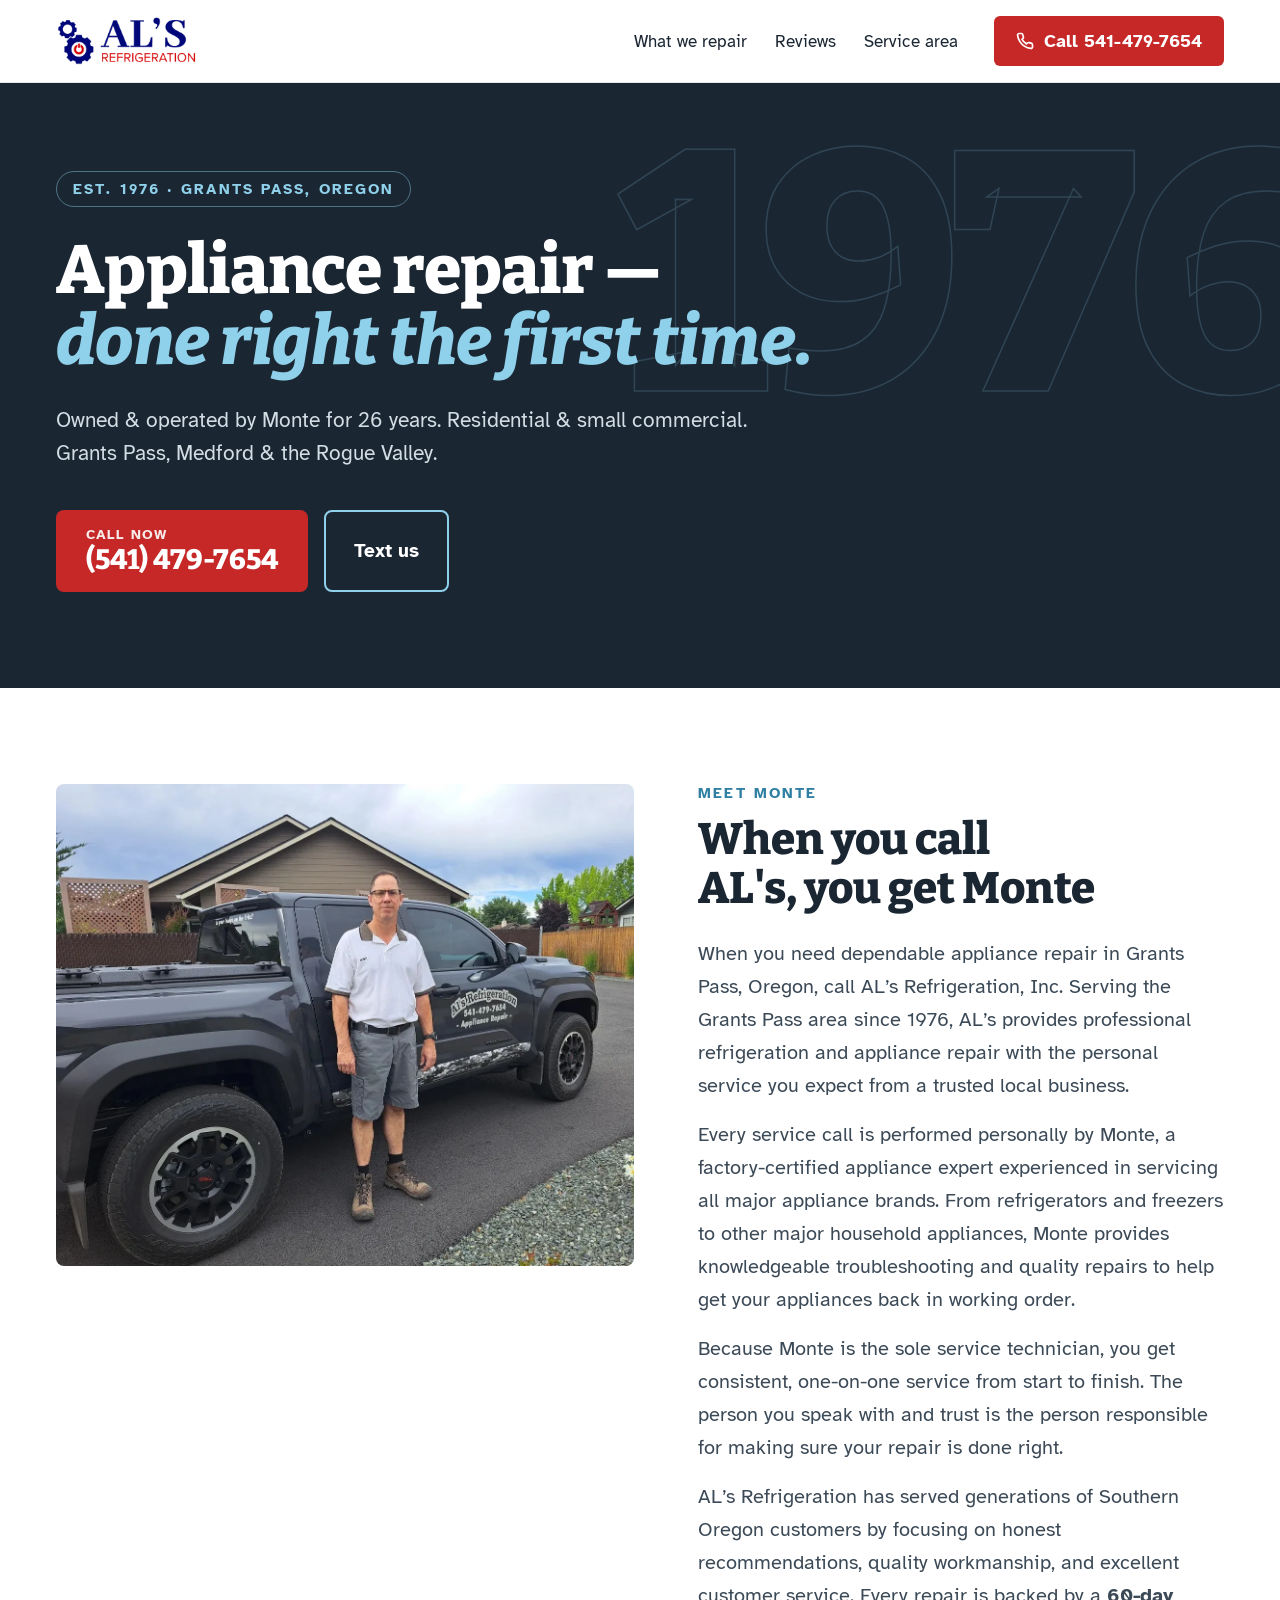
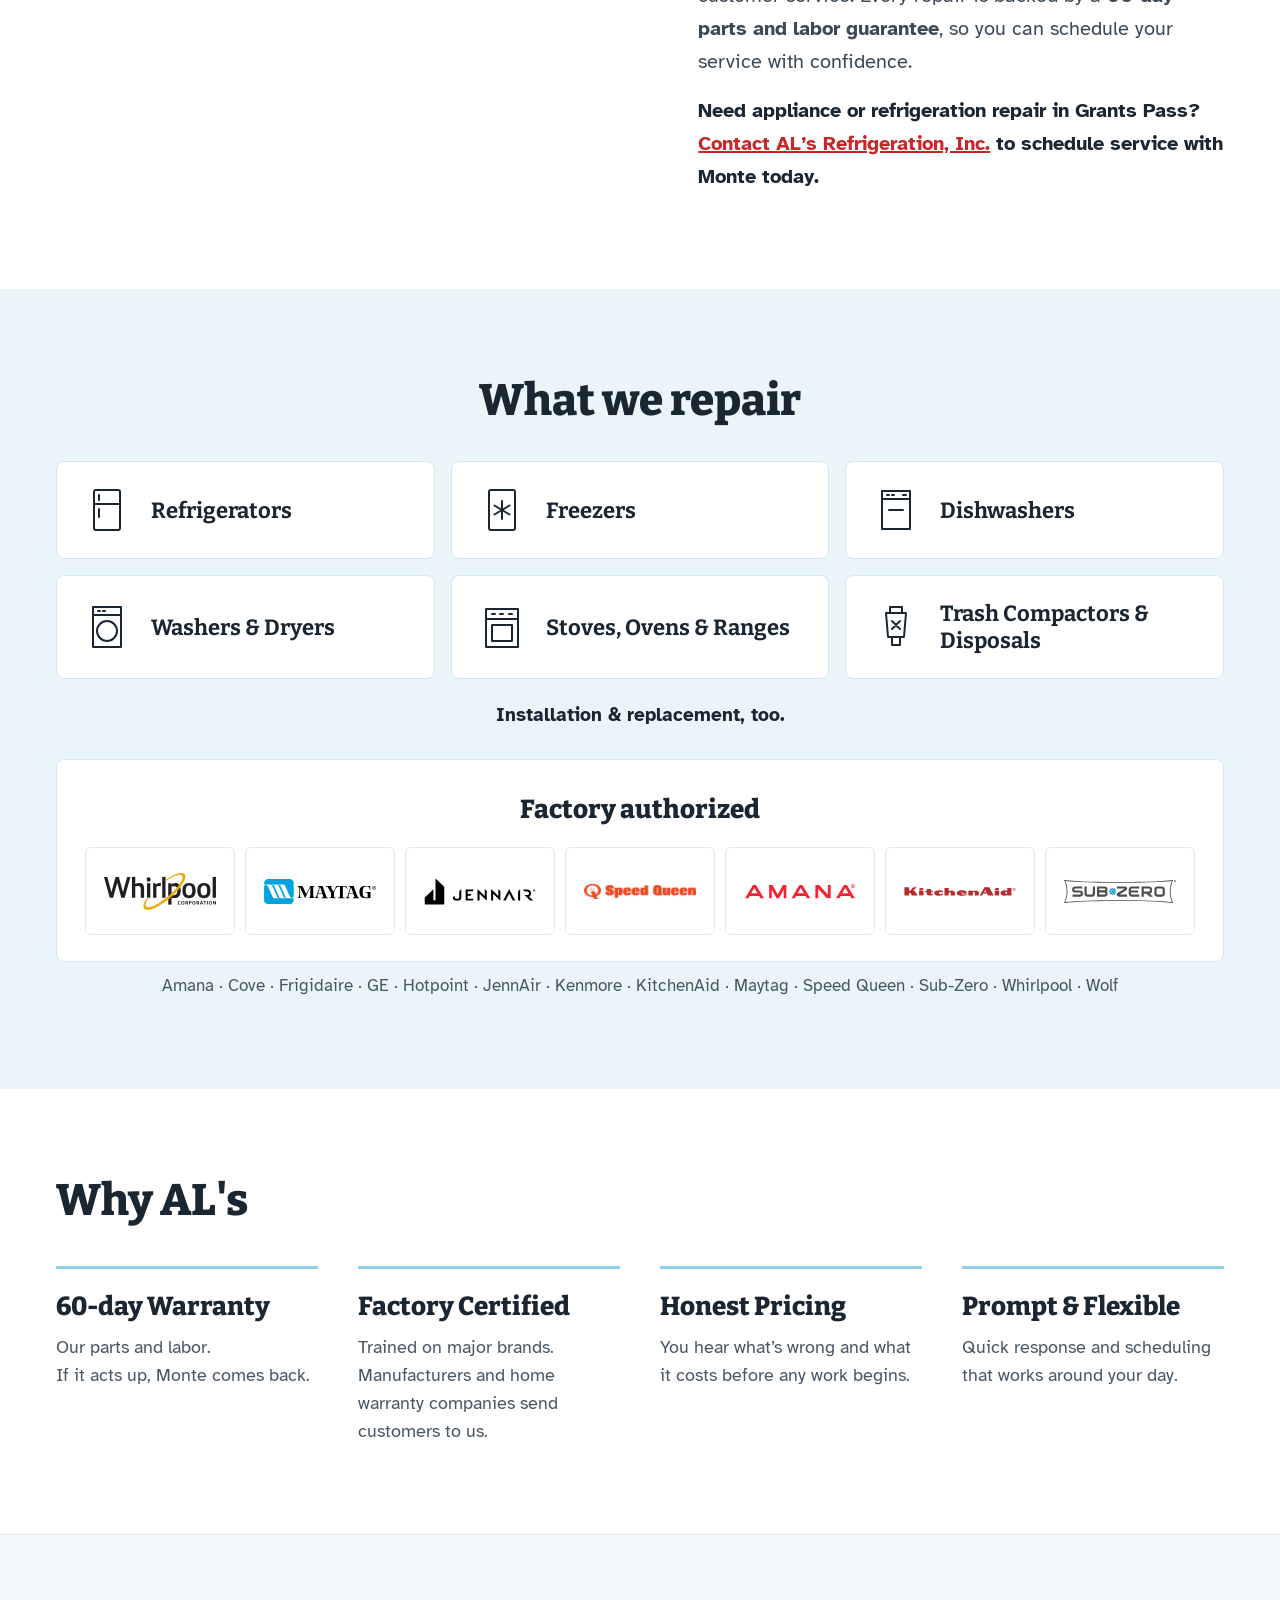
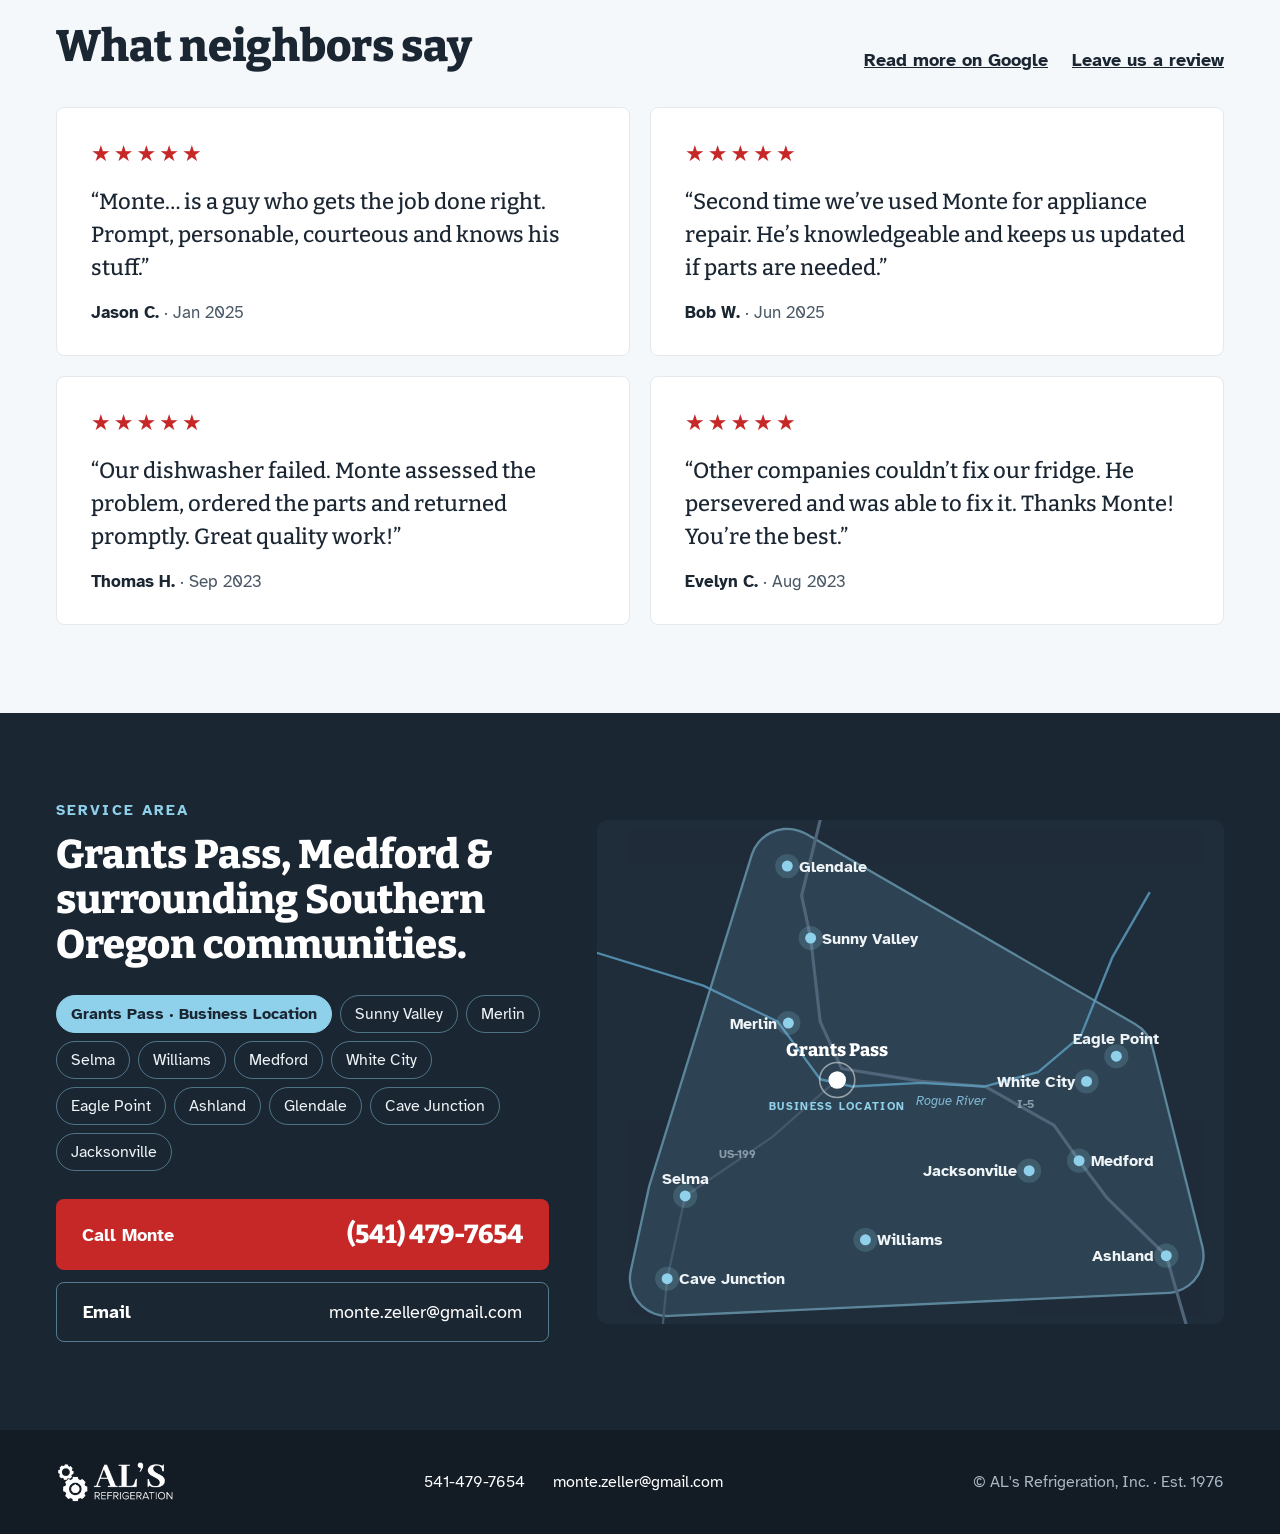
<file: home-refrigerator-repair/index.html>
<!DOCTYPE html>
<html lang="en">
<head>
<meta charset="utf-8">
<title>AL's Refrigeration</title>
<meta name="robots" content="noindex, follow">
<link rel="canonical" href="https://www.alsrefrigerationpros.com/">
<meta http-equiv="refresh" content="0; url=/#fix">
<script>location.replace("/#fix")</script>
</head>
<body><p>This page has moved. <a href="/#fix">Continue to AL's Refrigeration</a> or call <a href="tel:5414797654">(541) 479-7654</a>.</p></body>
</html>
</file>
<file: styles.css>
:root {
  --ink: #1b2633; --ink-2: #3c4a57; --muted: #4a5866; --line: #e3e9ed;
  --ice: #8fd0ea; --ice-deep: #2f7fa3; --red: #c62828; --star: #c62828;
  --bg: #fff; --bg-ice: #eaf5fa; --bg-soft: #f5f8fa; --card: #fff; --card-line: #d3e7f0;
  --hero: #1b2633; --area: #1b2633; --foot: #131b25; --bar: rgba(255,255,255,.96);
  --icon: #1b2633;
}
@media (prefers-color-scheme: dark) {
  :root {
    --ink: #eef3f6; --ink-2: #b9c7d2; --muted: #a9b8c4; --line: #243140;
    --ice-deep: #8fd0ea; --star: #ef5350;
    --bg: #0f161e; --bg-ice: #16212c; --bg-soft: #16212c; --card: #1d2a37; --card-line: #2b3b4b;
    --hero: #131b25; --area: #131b25; --foot: #0a1017; --bar: rgba(19,27,37,.96);
    --icon: #8fd0ea;
  }
  .logo-light { display: none !important; }
  .logo-dark { display: block !important; }
  .header { background: #131b25 !important; }
  .btn-outline-dark { border-color: var(--ice) !important; }
}
* { box-sizing: border-box; }
html { scroll-behavior: smooth; }
body { margin: 0; background: var(--bg); color: var(--ink); font-family: 'Atkinson Hyperlegible', system-ui, sans-serif; font-size: 18px; }
a { color: inherit; }
img { max-width: 100%; height: auto; }
.serif { font-family: Bitter, serif; }
.eyebrow { font: 700 15px 'Atkinson Hyperlegible', sans-serif; letter-spacing: .14em; text-transform: uppercase; color: var(--ice-deep); }
.wrap { padding-left: 56px; padding-right: 56px; }
h1, h2, h3 { font-family: Bitter, serif; font-weight: 800; margin: 0; text-wrap: balance; }
h2 { font-size: 44px; line-height: 1.1; }
section { scroll-margin-top: 80px; }

/* header */
.header { position: sticky; top: 0; z-index: 10; display: flex; align-items: center; justify-content: space-between; padding-top: 16px; padding-bottom: 16px; background: #fff; border-bottom: 1px solid var(--line); }
.header img { height: 48px; width: auto; display: block; }
.header .logo-dark { display: none; }
.header-right { display: flex; align-items: center; gap: 36px; }
.header nav { display: flex; gap: 28px; font-size: 17px; }
.header nav a { text-decoration: none; }
.header nav a:hover { color: var(--red); }
.btn-call { display: flex; align-items: center; gap: 10px; background: var(--red); color: #fff; text-decoration: none; font: 700 18px 'Atkinson Hyperlegible', sans-serif; padding: 14px 22px; border-radius: 6px; }
.btn-call:hover { background: #a91f1f; color: #fff; }
.btn-call .short { display: none; }

/* hero */
.hero { background: var(--hero); color: #fff; padding-top: 88px; padding-bottom: 96px; position: relative; overflow: hidden; }
.hero-year { position: absolute; right: -40px; top: 24px; font: 800 340px/1 Bitter, serif; color: transparent; -webkit-text-stroke: 1.5px rgba(143,208,234,.18); letter-spacing: -8px; pointer-events: none; }
.hero-inner { position: relative; max-width: 820px; }
.pill { display: inline-flex; align-items: center; font: 700 15px 'Atkinson Hyperlegible', sans-serif; letter-spacing: .14em; text-transform: uppercase; color: var(--ice); border: 1.5px solid rgba(143,208,234,.45); border-radius: 999px; white-space: nowrap; padding: 8px 16px; }
.hero h1 { font-size: 68px; line-height: 1.04; margin-top: 28px; letter-spacing: -.01em; }
.hero h1 em { color: var(--ice); }
.hero p { font-size: 21px; line-height: 1.55; color: #d3dde4; margin: 28px 0 0; max-width: 700px; }
.hero-ctas { display: flex; gap: 16px; margin-top: 40px; }
.cta-big { display: flex; flex-direction: column; background: var(--red); color: #fff; text-decoration: none; padding: 16px 30px; border-radius: 8px; }
.cta-big:hover { background: #a91f1f; color: #fff; }
.cta-big small { font: 700 14px 'Atkinson Hyperlegible', sans-serif; letter-spacing: .08em; text-transform: uppercase; opacity: .9; }
.cta-big span { font: 800 28px/1.2 Bitter, serif; }
.cta-text { display: flex; align-items: center; justify-content: center; border: 2px solid var(--ice); color: #fff; text-decoration: none; font: 700 19px 'Atkinson Hyperlegible', sans-serif; padding: 0 28px; border-radius: 8px; }
.cta-text:hover { background: rgba(143,208,234,.12); color: #fff; }

/* monte */
.monte { display: grid; grid-template-columns: 1.1fr 1fr; gap: 64px; align-items: center; padding-top: 96px; padding-bottom: 96px; }
.monte img { width: 100%; aspect-ratio: 1.2; object-fit: cover; object-position: 0% 50%; border-radius: 8px; display: block; }
.monte h2 { margin-top: 14px; }
.monte p { font-size: 20px; line-height: 1.65; color: var(--ink-2); margin: 24px 0 0; }

/* fix */
.fix { background: var(--bg-ice); padding-top: 88px; padding-bottom: 88px; }
.services { display: grid; grid-template-columns: repeat(3, 1fr); gap: 16px; margin: 36px 0 0; padding: 0; list-style: none; }
.services li { display: flex; align-items: center; gap: 20px; background: var(--card); border: 1px solid var(--card-line); border-radius: 8px; padding: 24px 26px; }
.services svg { width: 48px; height: 48px; flex: none; stroke: var(--icon); }
.services span { font: 700 22px Bitter, serif; }
.install { font-size: 19px; margin: 24px 0 0; }
.brands { margin-top: 20px; background: var(--card); border: 1px solid var(--card-line); border-radius: 8px; padding: 26px 28px; }
.brands h3 { font-size: 26px; line-height: 1.2; }
.brand-grid { display: grid; grid-template-columns: repeat(7, minmax(0, 1fr)); gap: 10px; margin-top: 16px; }
.brand-grid div { height: 88px; padding: 16px 18px; background: #fff; border: 1px solid #e3e9ed; border-radius: 6px; display: flex; align-items: center; justify-content: center; }
.brand-grid img { max-width: 100%; max-height: 100%; object-fit: contain; }
.brand-list { font-size: 17px; line-height: 1.7; margin: 10px 0 0; color: var(--muted); max-width: 1000px; }

/* why */
.why { padding-top: 88px; padding-bottom: 88px; }
.why-grid { display: grid; grid-template-columns: repeat(4, 1fr); gap: 40px; margin-top: 40px; }
.why-grid > div { border-top: 3px solid var(--ice); padding-top: 22px; }
.why-grid h3 { font-size: 26px; line-height: 1.2; }
.why-grid p { font-size: 18px; line-height: 1.55; color: var(--muted); margin: 12px 0 0; }

/* reviews */
.reviews { background: var(--bg-soft); padding-top: 88px; padding-bottom: 88px; border-top: 1px solid var(--line); }
.reviews-head { display: flex; justify-content: space-between; align-items: flex-end; gap: 24px; }
.review-links { display: flex; gap: 24px; font-weight: 700; }
.review-links a:hover { color: var(--red); }
.review-grid { display: grid; grid-template-columns: repeat(2, 1fr); gap: 20px; margin-top: 36px; }
figure { margin: 0; background: var(--card); border: 1px solid var(--line); border-radius: 8px; padding: 32px 34px; display: flex; flex-direction: column; gap: 18px; }
.stars { color: var(--star); font-size: 22px; letter-spacing: 3px; }
blockquote { margin: 0; font: 500 22px/1.5 Bitter, serif; }
figcaption { font-size: 17px; color: var(--muted); }
figcaption strong { color: var(--ink); }

/* area */
.area { background: var(--area); color: #fff; padding-top: 88px; padding-bottom: 88px; display: grid; grid-template-columns: minmax(0, 1.1fr) minmax(0, 1.4fr); gap: 48px; align-items: center; }
.area .eyebrow { color: var(--ice); }
.area-left { display: flex; flex-direction: column; gap: 28px; }
.area h2 { font-size: 40px; line-height: 1.12; margin-top: 14px; }
.towns { display: flex; flex-wrap: wrap; gap: 8px; margin: 0; padding: 0; list-style: none; }
.towns li { border: 1.5px solid rgba(143,208,234,.45); color: #eef3f6; border-radius: 999px; white-space: nowrap; padding: 8px 14px; font-size: 16px; }
.towns li.home { background: var(--ice); border-color: var(--ice); color: #1b2633; font-weight: 700; }
.contact { display: flex; flex-direction: column; gap: 12px; }
.contact a { display: flex; justify-content: space-between; align-items: center; gap: 16px; text-decoration: none; padding: 18px 26px; border-radius: 8px; font-size: 18px; color: #fff; }
.contact .c-call { background: var(--red); padding: 20px 26px; }
.contact .c-call:hover { background: #a91f1f; color: #fff; }
.contact .c-call b { font: 800 26px Bitter, serif; }
.contact .c-mail { border: 1.5px solid rgba(143,208,234,.5); }
.contact .c-mail:hover { background: rgba(143,208,234,.1); color: #fff; }
.map { width: 100%; height: auto; display: block; border-radius: 10px; background: #1f2d3b; }

/* footer */
footer { background: var(--foot); color: #a9b8c4; padding-top: 32px; padding-bottom: 32px; display: flex; justify-content: space-between; align-items: center; gap: 20px; font-size: 16px; }
footer img { height: 40px; width: auto; display: block; }
.foot-links { display: flex; gap: 28px; align-items: center; }
.foot-links a { color: #fff; text-decoration: none; display: flex; }
.foot-links a:hover { color: var(--ice); }

.callbar { display: none; }

/* tablet */
@media (max-width: 1100px) {
  .header nav { display: none; }
  .hero h1 { font-size: 52px; }
  .services { grid-template-columns: repeat(2, 1fr); }
  .brand-grid { grid-template-columns: repeat(3, minmax(0, 1fr)); }
  .why-grid { grid-template-columns: repeat(2, 1fr); }
  .area { grid-template-columns: 1fr; }
}

/* mobile */
@media (max-width: 700px) {
  body { font-size: 17px; padding-bottom: 76px; }
  .wrap { padding-left: 22px; padding-right: 22px; }
  h2 { font-size: 30px; }
  .eyebrow, .pill { font-size: 13px; }
  .header { padding: 12px 18px; }
  .header img { height: 38px; }
  .btn-call { font-size: 17px; padding: 0 16px; height: 48px; gap: 8px; }
  .btn-call .long { display: none; }
  .btn-call .short { display: inline; }
  .hero { padding-top: 40px; padding-bottom: 44px; }
  .hero-year { display: none; }
  .pill { border: 0; padding: 0; white-space: normal; }
  .hero h1 { font-size: 38px; line-height: 1.08; margin-top: 16px; }
  .hero p { font-size: 18px; margin-top: 18px; }
  .hero-ctas { flex-direction: column; gap: 12px; margin-top: 28px; }
  .cta-big { flex-direction: row; justify-content: center; align-items: center; height: 60px; padding: 0; }
  .cta-big small { display: none; }
  .cta-big span { font-size: 22px; }
  .cta-big span::before { content: "Call "; }
  .cta-text { height: 56px; font-size: 18px; }
  .monte { grid-template-columns: 1fr; gap: 26px; padding-top: 40px; padding-bottom: 40px; }
  .monte h2 { margin-top: 10px; }
  .monte p { font-size: 18px; margin-top: 16px; }
  .fix, .why, .reviews, .area { padding-top: 40px; padding-bottom: 40px; }
  .services { gap: 10px; margin-top: 22px; }
  .services li { flex-direction: column; align-items: flex-start; gap: 12px; padding: 18px 16px; }
  .services svg { width: 40px; height: 40px; }
  .services span { font-size: 18px; line-height: 1.2; }
  .install { font-size: 18px; margin-top: 18px; }
  .brands { margin-top: 14px; padding: 18px; }
  .brands h3 { font-size: 21px; }
  .brand-grid { grid-template-columns: repeat(4, minmax(0, 1fr)); gap: 8px; }
  .brand-grid div { height: 56px; padding: 10px; }
  .brand-list { font-size: 16px; line-height: 1.65; margin-top: 8px; }
  .why-grid { grid-template-columns: 1fr; gap: 22px; margin-top: 22px; }
  .why-grid > div { border-top: 0; padding-top: 0; border-left: 3px solid var(--ice); padding-left: 16px; }
  .why-grid h3 { font-size: 21px; }
  .why-grid p { font-size: 17px; line-height: 1.5; margin-top: 6px; }
  .reviews-head { display: block; }
  .review-links { flex-direction: column; gap: 10px; margin-top: 18px; order: 2; }
  .reviews .wrap-col { display: flex; flex-direction: column; }
  .review-links a { display: flex; justify-content: center; align-items: center; height: 52px; font-size: 17px; }
  .review-links a:first-child { border: 1.5px solid var(--ink); border-radius: 8px; text-decoration: none; }
  .review-grid { grid-template-columns: 1fr; gap: 14px; margin-top: 22px; }
  figure { padding: 22px; gap: 12px; }
  .stars { font-size: 19px; }
  blockquote { font-size: 19px; }
  figcaption { font-size: 16px; }
  .area { gap: 22px; }
  .area-left { display: contents; }
  .area h2 { font-size: 28px; line-height: 1.15; margin-top: 10px; }
  .area .map { order: 1; }
  .area .towns { order: 2; }
  .area .contact { order: 3; }
  .towns li { padding: 7px 12px; font-size: 15px; }
  .contact .c-call { display: none; }
  .contact .c-mail { border: 0; padding: 0; justify-content: flex-start; text-decoration: underline; }
  .contact .c-mail span:first-child { display: none; }
  footer { flex-direction: column; align-items: flex-start; gap: 14px; padding-top: 28px; padding-bottom: 28px; }
  footer img { height: 36px; }
  .foot-links { gap: 18px; }
  .foot-links .f-mail { display: none; }
  .callbar { display: flex; position: fixed; left: 0; right: 0; bottom: 0; z-index: 10; gap: 8px; padding: 10px 12px; background: var(--bar); border-top: 1px solid var(--line); }
  .callbar a { display: flex; justify-content: center; align-items: center; height: 56px; border-radius: 8px; text-decoration: none; }
  .callbar .cb-call { flex: 1; background: var(--red); color: #fff; font: 800 20px Bitter, serif; }
  .callbar .cb-text { width: 76px; border: 2px solid var(--ink); color: var(--ink); font-weight: 700; }
}
@media (max-width: 700px) and (prefers-color-scheme: dark) {
  .callbar .cb-text, .review-links a:first-child { border-color: var(--ice); }
}
.map-m, .links-m { display: none !important; }
@media (max-width: 700px) {
  .map-d, .links-d { display: none !important; }
  .map-m { display: block !important; order: 1; }
  .links-m { display: flex !important; }
}
@media (max-width: 700px) and (prefers-color-scheme: dark) {
  footer img { display: none !important; }
  footer { border-top: 1px solid #243140; }
}
.st-s { display: none; }
@media (max-width: 700px) { .st-l { display: none; } .st-s { display: inline; } .links-m { flex-direction: column; } }

/* round 4 */
.center { text-align: center; }
.brands { margin-top: 32px; padding-top: 34px; }
.brands h3 { text-align: center; }
.brand-grid { margin-top: 22px; }
.monte { align-items: start; }
.monte p + p { margin-top: 16px; }
.monte-cta { color: var(--ink) !important; }
.monte-cta a { color: var(--red); }
@media (prefers-color-scheme: dark) { .monte-cta a { color: #ef5350; } }
@media (max-width: 700px) {
  .brands { margin-top: 20px; padding-top: 24px; }
  .brand-grid { margin-top: 16px; }
  .monte p + p { margin-top: 12px; }
}
@media (min-width: 701px) { .monte img { position: sticky; top: 110px; } }
.brand-list { text-align: center; margin-left: auto; margin-right: auto; }
@media (max-width: 700px) {
  .brand-grid { display: flex; flex-wrap: wrap; justify-content: center; }
  .brand-grid div { flex: 0 0 calc((100% - 24px) / 4); }
}
</file>
